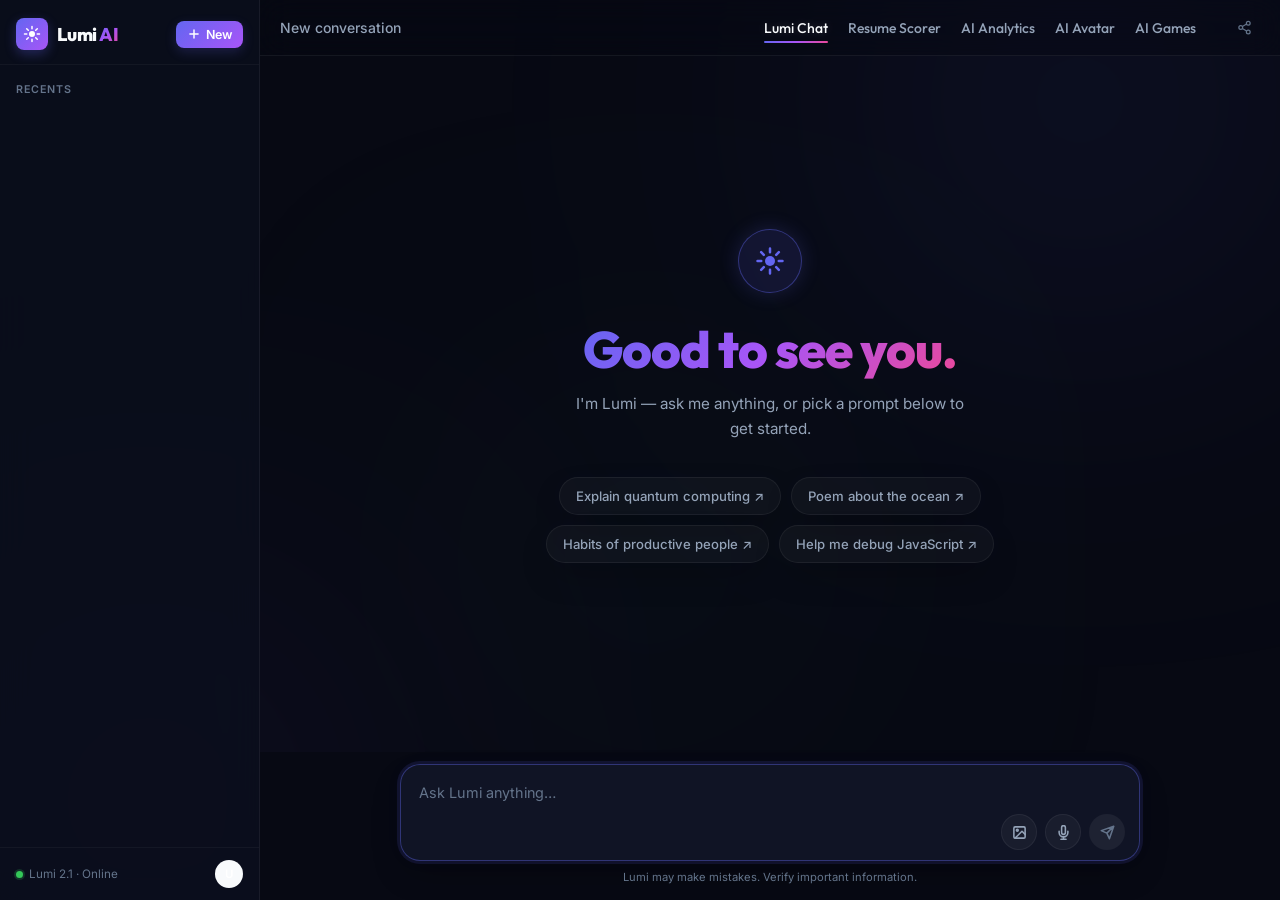
<file: index.html>
<!DOCTYPE html>
<html lang="en">

<head>
    <meta charset="UTF-8" />
    <meta name="viewport" content="width=device-width, initial-scale=1.0" />
    <link rel="icon" href="/Pages/Screenshot_14-5-2026_141146_www.design.com-removebg-preview.png" type="image/x-icon">
    <title>Lumi — AI Assistant</title>
    <link rel="stylesheet" href="./Pages/CSS/index.css?v=5" />
    <link rel="preconnect" href="https://fonts.googleapis.com" />
    <link rel="preconnect" href="https://fonts.gstatic.com" crossorigin />
    <link
        href="https://fonts.googleapis.com/css2?family=Outfit:wght@400;500;600;700;800&family=Inter:wght@300;400;500;600;700&display=swap"
        rel="stylesheet">
</head>

<body>

    <!-- Premium Glowing Background Orbs -->
    <div class="bg-orbs">
        <div class="orb orb-1"></div>
        <div class="orb orb-2"></div>
        <div class="orb orb-3"></div>
    </div>

    <!-- Sidebar -->
    <aside class="sidebar" id="sidebar">
        <div class="sidebar-top">
            <div class="logo">
                <div class="logo-mark">
                    <svg width="18" height="18" viewBox="0 0 24 24" fill="none">
                        <circle cx="12" cy="12" r="4" fill="currentColor" />
                        <path
                            d="M12 2v3M12 19v3M2 12h3M19 12h3M4.93 4.93l2.12 2.12M16.95 16.95l2.12 2.12M4.93 19.07l2.12-2.12M16.95 7.05l2.12-2.12"
                            stroke="currentColor" stroke-width="2" stroke-linecap="round" />
                    </svg>
                </div>
                <span class="logo-text">Lumi <span class="accent-text">AI</span></span>
            </div>
            <button class="new-chat-btn" id="newChatBtn" title="New chat">
                <svg width="14" height="14" viewBox="0 0 24 24" fill="none">
                    <path d="M12 5v14M5 12h14" stroke="currentColor" stroke-width="2.5" stroke-linecap="round" />
                </svg>
                New
            </button>
        </div>

        <div class="history-label">Recents</div>
        <nav class="history-list" id="historyList">
            <div class="history-item active">
                <svg width="13" height="13" viewBox="0 0 24 24" fill="none">
                    <path d="M21 15a2 2 0 01-2 2H7l-4 4V5a2 2 0 012-2h14a2 2 0 012 2z" stroke="currentColor"
                        stroke-width="2" stroke-linecap="round" stroke-linejoin="round" />
                </svg>
                <span>New conversation</span>
                <button class="del-chat-btn" id="defaultDelBtn" title="Delete chat">
                    <svg width="12" height="12" viewBox="0 0 24 24" fill="none" stroke="currentColor" stroke-width="2.5">
                        <path d="M3 6h18M19 6v14a2 2 0 01-2 2H7a2 2 0 01-2-2V6m3 0V4a2 2 0 012-2h4a2 2 0 012 2v2M10 11v6M14 11v6"/>
                    </svg>
                </button>
            </div>
        </nav>

        <div class="sidebar-footer">
            <div class="status-row">
                <span class="status-dot"></span>
                <span class="status-text">Lumi 2.1 · Online</span>
            </div>
            <div class="user-chip">U</div>
        </div>
    </aside>

    <div class="overlay" id="overlay"></div>

    <!-- Main -->
    <main class="main">

        <header class="topbar">
            <button class="burger" id="burger" aria-label="Toggle menu">
                <svg width="18" height="18" viewBox="0 0 24 24" fill="none">
                    <path d="M3 6h18M3 12h18M3 18h18" stroke="currentColor" stroke-width="2" stroke-linecap="round" />
                </svg>
            </button>
            <span class="topbar-title" id="topbarTitle">New conversation</span>
            <button class="burger-menu" id="burgerMenu" aria-label="Toggle navigation">
                <svg width="24" height="24" viewBox="0 0 24 24" fill="none" stroke="currentColor" stroke-width="2" stroke-linecap="round">
                    <circle cx="12" cy="5" r="2"></circle>
                    <circle cx="12" cy="12" r="2"></circle>
                    <circle cx="12" cy="19" r="2"></circle>
                </svg>
            </button>
            <div class="nav-links" id="navLinks">
                <a href="./index.html" class="nav-link active">Lumi Chat</a>
                <a href="./resume.html" class="nav-link">Resume Scorer</a>
                <a href="./analytics.html" class="nav-link">AI Analytics</a>
                <a href="./avatar.html" class="nav-link">AI Avatar</a>
                <a href="./games.html" class="nav-link">AI Games</a>
            </div>
            <button class="icon-action" title="Share">
                <svg width="15" height="15" viewBox="0 0 24 24" fill="none">
                    <circle cx="18" cy="5" r="3" stroke="currentColor" stroke-width="2" />
                    <circle cx="6" cy="12" r="3" stroke="currentColor" stroke-width="2" />
                    <circle cx="18" cy="19" r="3" stroke="currentColor" stroke-width="2" />
                    <path d="M8.59 13.51l6.83 3.98M15.41 6.51l-6.82 3.98" stroke="currentColor" stroke-width="2" />
                </svg>
            </button>
        </header>

        <div class="feed" id="feed">
            <!-- Welcome screen -->
            <div class="welcome" id="welcome">
                <div class="welcome-icon">
                    <svg width="30" height="30" viewBox="0 0 24 24" fill="none">
                        <circle cx="12" cy="12" r="4" fill="currentColor" />
                        <path
                            d="M12 2v3M12 19v3M2 12h3M19 12h3M4.93 4.93l2.12 2.12M16.95 16.95l2.12 2.12M4.93 19.07l2.12-2.12M16.95 7.05l2.12-2.12"
                            stroke="currentColor" stroke-width="2" stroke-linecap="round" />
                    </svg>
                </div>
                <h1 class="welcome-heading">Good to see you.</h1>
                <p class="welcome-sub">I'm Lumi — ask me anything, or pick a prompt below to get started.</p>
                <div class="chips">
                    <button class="chip" data-text="Explain quantum computing in simple terms">Explain quantum computing
                        ↗</button>
                    <button class="chip" data-text="Write a short poem about the ocean at night">Poem about the ocean
                        ↗</button>
                    <button class="chip" data-text="What are habits of highly productive people?">Habits of productive
                        people ↗</button>
                    <button class="chip" data-text="Help me debug my JavaScript code">Help me debug JavaScript
                        ↗</button>
                </div>
            </div>

            <!-- Live messages -->
            <div class="messages" id="messages"></div>
        </div>

        <!-- Input -->
        <div class="input-zone">
            <div class="input-card" id="inputCard">
                <textarea id="userInput" class="input-field" placeholder="Ask Lumi anything…" rows="1"
                    maxlength="4000"></textarea>
                <div class="input-footer">
                    <div id="charHint" class="char-hint"></div>
                    <input type="file" id="fileInput" accept="image/*" style="display:none">
                    <button class="img-btn" id="imgBtn" aria-label="Upload image">
                        <svg width="15" height="15" viewBox="0 0 24 24" fill="none" stroke="currentColor"
                            stroke-width="2.5" stroke-linecap="round" stroke-linejoin="round">
                            <rect x="3" y="3" width="18" height="18" rx="2" ry="2"></rect>
                            <circle cx="8.5" cy="8.5" r="1.5"></circle>
                            <polyline points="21 15 16 10 5 21"></polyline>
                        </svg>
                    </button>
                    <button class="mic-btn" id="micBtn" aria-label="Voice input">
                        <svg width="15" height="15" viewBox="0 0 24 24" fill="none" stroke="currentColor"
                            stroke-width="2.5" stroke-linecap="round" stroke-linejoin="round">
                            <path d="M12 1a3 3 0 0 0-3 3v8a3 3 0 0 0 6 0V4a3 3 0 0 0-3-3z"></path>
                            <path d="M19 10v2a7 7 0 0 1-14 0v-2"></path>
                            <line x1="12" y1="19" x2="12" y2="23"></line>
                            <line x1="8" y1="23" x2="16" y2="23"></line>
                        </svg>
                    </button>
                    <button class="send-btn" id="sendBtn" disabled aria-label="Send">
                        <svg width="15" height="15" viewBox="0 0 24 24" fill="none">
                            <path d="M22 2L11 13M22 2L15 22l-4-9-9-4 20-7z" stroke="currentColor" stroke-width="2.5"
                                stroke-linecap="round" stroke-linejoin="round" />
                        </svg>
                    </button>
                </div>
            </div>
            <p class="disclaimer">Lumi may make mistakes. Verify important information.</p>
        </div>

    </main>

    <!-- Premium Delete Confirmation Modal -->
    <div class="modal-backdrop" id="deleteModal">
        <div class="glass-card modal-card">
            <div class="modal-header">
                <div class="modal-icon">
                    <svg width="20" height="20" viewBox="0 0 24 24" fill="none" stroke="currentColor" stroke-width="2.5">
                        <path d="M3 6h18M19 6v14a2 2 0 01-2 2H7a2 2 0 01-2-2V6m3 0V4a2 2 0 012-2h4a2 2 0 012 2v2M10 11v6M14 11v6"/>
                    </svg>
                </div>
                <h3>Delete Conversation?</h3>
            </div>
            <p class="modal-desc">This action cannot be undone. All messages in this conversation will be permanently removed.</p>
            <div class="modal-actions">
                <button class="modal-btn-cancel" id="cancelDeleteBtn">Cancel</button>
                <button class="modal-btn-confirm" id="confirmDeleteBtn">Delete</button>
            </div>
        </div>
    </div>

    <script src="./Pages/Script/index.js?v=12"></script>
</body>

</html>
</file>
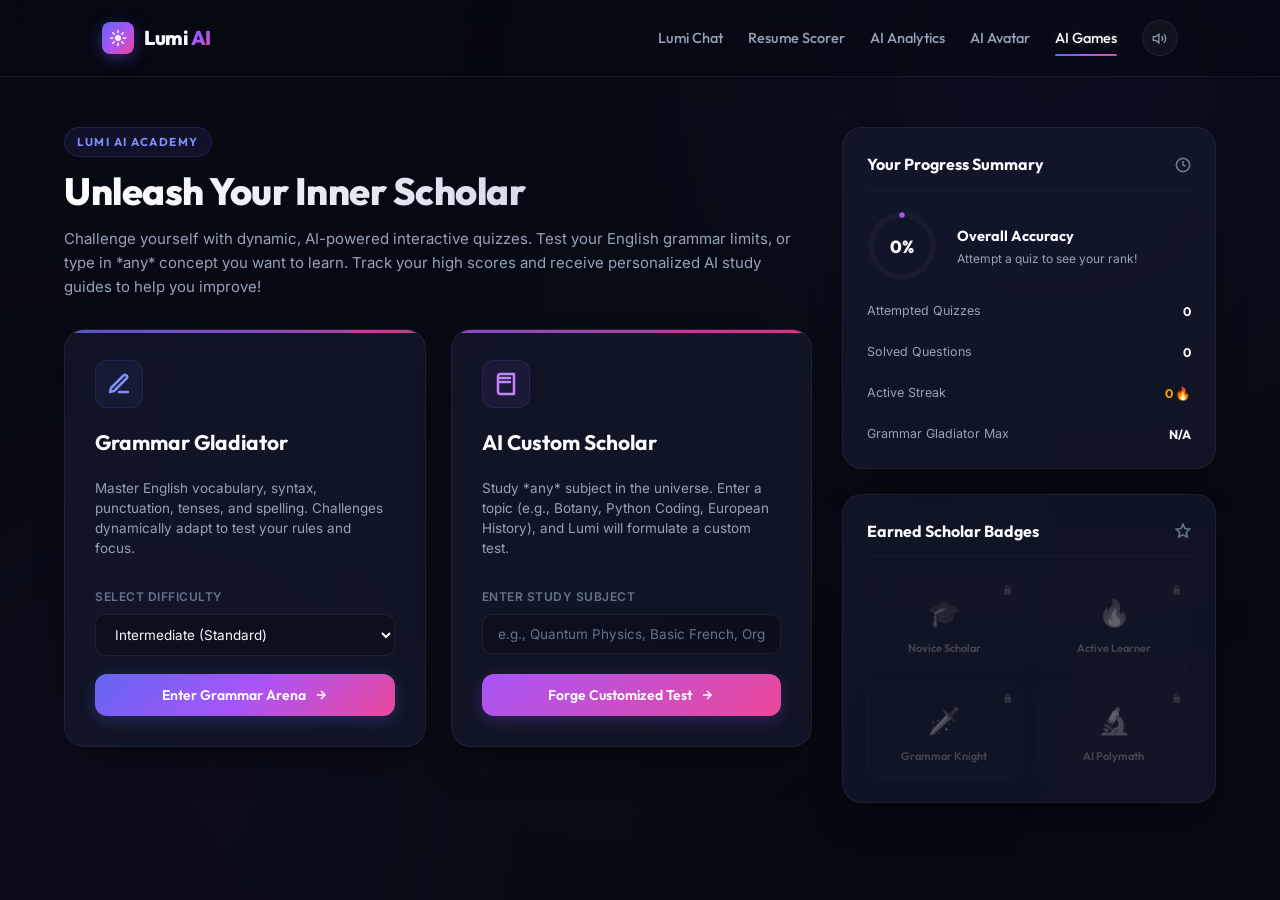
<file: games.html>
<!DOCTYPE html>
<html lang="en">

<head>
    <meta charset="UTF-8" />
    <meta name="viewport" content="width=device-width, initial-scale=1.0" />
    <link rel="icon" href="/Pages/Screenshot_14-5-2026_141146_www.design.com-removebg-preview.png" type="image/x-icon">
    <title>Lumi — AI Scholar</title>
    <link rel="stylesheet" href="./Pages/CSS/games.css" />
    <link rel="preconnect" href="https://fonts.googleapis.com" />
    <link rel="preconnect" href="https://fonts.gstatic.com" crossorigin />
    <link href="https://fonts.googleapis.com/css2?family=Outfit:wght@400;500;600;700;800&family=Inter:wght@300;400;500;600;700&display=swap" rel="stylesheet">


</head>

<body>

    <!-- Premium Glowing Background Orbs -->
    <div class="bg-orbs">
        <div class="orb orb-1"></div>
        <div class="orb orb-2"></div>
        <div class="orb orb-3"></div>
    </div>

    <!-- Top Navigation Bar -->
        <header class="topbar">
            <div class="logo">
                <div class="logo-mark">
                    <svg width="18" height="18" viewBox="0 0 24 24" fill="none">
                        <circle cx="12" cy="12" r="4" fill="currentColor" />
                        <path d="M12 2v3M12 19v3M2 12h3M19 12h3M4.93 4.93l2.12 2.12M16.95 16.95l2.12 2.12M4.93 19.07l2.12-2.12M16.95 7.05l2.12-2.12" stroke="currentColor" stroke-width="2" stroke-linecap="round" />
                    </svg>
                </div>
                <span class="logo-text">Lumi <span class="accent-text">AI</span></span>
            </div>
        <button class="burger-menu" id="burgerMenu" aria-label="Toggle menu">
            <svg width="24" height="24" viewBox="0 0 24 24" fill="none" stroke="currentColor" stroke-width="2" stroke-linecap="round">
                <line x1="3" y1="12" x2="21" y2="12"></line>
                <line x1="3" y1="6" x2="21" y2="6"></line>
                <line x1="3" y1="18" x2="21" y2="18"></line>
            </svg>
        </button>
        <div class="nav-links" id="navLinks">
            <a href="./index.html" class="nav-link">Lumi Chat</a>
            <a href="./resume.html" class="nav-link">Resume Scorer</a>
            <a href="./analytics.html" class="nav-link">AI Analytics</a>
            <a href="./avatar.html" class="nav-link">AI Avatar</a>
            <a href="./games.html" class="nav-link active">AI Games</a>
            <div class="user-chip" id="soundToggleBtn" title="Toggle Sound SFX" style="cursor: pointer;">
                    <svg width="15" height="15" viewBox="0 0 24 24" fill="none" stroke="currentColor" stroke-width="2" id="soundIcon">
                        <polygon points="11 5 6 9 2 9 2 15 6 15 11 19 11 5"></polygon>
                        <path d="M19.07 4.93a10 10 0 0 1 0 14.14M15.54 8.46a5 5 0 0 1 0 7.07"></path>
                    </svg>
                </div>
            </div>
        </header>

    <!-- Main Container -->
    <main class="main-container">

        <!-- Main Content Grid -->
        <div class="content-grid">
            
            <!-- Left Side: Dashboard / Active Arena -->
            <div class="arena-section">
                
                <!-- Game Selection / Landing Dashboard -->
                <div class="dashboard-panel" id="dashboardPanel">
                    <div class="welcome-header">
                        <span class="badge">Lumi AI Academy</span>
                        <h1>Unleash Your Inner Scholar</h1>
                        <p>Challenge yourself with dynamic, AI-powered interactive quizzes. Test your English grammar limits, or type in *any* concept you want to learn. Track your high scores and receive personalized AI study guides to help you improve!</p>
                    </div>

                    <div class="mode-cards">
                        <!-- Mode 1: Grammar Gladiator -->
                        <div class="glass-card mode-card" id="grammarModeCard">
                            <div class="mode-icon text-indigo">
                                <svg width="24" height="24" viewBox="0 0 24 24" fill="none" stroke="currentColor" stroke-width="2.5" stroke-linecap="round" stroke-linejoin="round">
                                    <path d="M12 20h9M16.5 3.5a2.12 2.12 0 0 1 3 3L7 19l-4 1 1-4Z"></path>
                                </svg>
                            </div>
                            <h3>Grammar Gladiator</h3>
                            <p>Master English vocabulary, syntax, punctuation, tenses, and spelling. Challenges dynamically adapt to test your rules and focus.</p>
                            
                            <div class="mode-settings">
                                <label for="grammarDifficulty">Select Difficulty</label>
                                <select id="grammarDifficulty" class="select-dropdown">
                                    <option value="Novice">Novice (Beginner)</option>
                                    <option value="Intermediate" selected>Intermediate (Standard)</option>
                                    <option value="Scholar">Scholar (Advanced)</option>
                                </select>
                            </div>
                            
                            <button class="primary-btn mt-auto" id="startGrammarBtn">
                                <span>Enter Grammar Arena</span>
                                <svg width="14" height="14" viewBox="0 0 24 24" fill="none" stroke="currentColor" stroke-width="2.5"><line x1="5" y1="12" x2="19" y2="12"></line><polyline points="12 5 19 12 12 19"></polyline></svg>
                            </button>
                        </div>

                        <!-- Mode 2: Custom AI Scholar -->
                        <div class="glass-card mode-card" id="customModeCard">
                            <div class="mode-icon text-purple">
                                <svg width="24" height="24" viewBox="0 0 24 24" fill="none" stroke="currentColor" stroke-width="2.5" stroke-linecap="round" stroke-linejoin="round">
                                    <path d="M4 19.5v-15A2.5 2.5 0 0 1 6.5 2H20v20H6.5a2.5 2.5 0 0 1-2.5-2.5Z"></path>
                                    <path d="M6 6h10M6 10h10"></path>
                                </svg>
                            </div>
                            <h3>AI Custom Scholar</h3>
                            <p>Study *any* subject in the universe. Enter a topic (e.g., Botany, Python Coding, European History), and Lumi will formulate a custom test.</p>
                            
                            <div class="mode-settings">
                                <label for="customTopicInput">Enter Study Subject</label>
                                <input type="text" id="customTopicInput" class="text-input" placeholder="e.g., Quantum Physics, Basic French, Organic Chemistry..." maxlength="60" />
                            </div>
                            
                            <button class="purple-btn mt-auto" id="startCustomBtn">
                                <span>Forge Customized Test</span>
                                <svg width="14" height="14" viewBox="0 0 24 24" fill="none" stroke="currentColor" stroke-width="2.5"><line x1="5" y1="12" x2="19" y2="12"></line><polyline points="12 5 19 12 12 19"></polyline></svg>
                            </button>
                        </div>
                    </div>
                </div>

                <!-- Active Quiz Arena -->
                <div class="glass-card arena-panel hidden" id="arenaPanel">
                    <div class="arena-header">
                        <button class="back-btn" id="quitArenaBtn" title="Quit Quiz">
                            <svg width="14" height="14" viewBox="0 0 24 24" fill="none" stroke="currentColor" stroke-width="2.5"><line x1="19" y1="12" x2="5" y2="12"></line><polyline points="12 19 5 12 12 5"></polyline></svg>
                            <span>Quit</span>
                        </button>
                        <div class="arena-title-wrapper">
                            <span class="badge" id="arenaCategoryBadge">Grammar Gladiator</span>
                            <span class="arena-timer" id="arenaTimer">30s</span>
                        </div>
                    </div>

                    <!-- Progress Bar -->
                    <div class="progress-bar-wrapper">
                        <div class="progress-info">
                            <span id="questionProgressText">Question 1 of 5</span>
                            <span id="currentAccuracyText">Score: 0/0</span>
                        </div>
                        <div class="progress-track">
                            <div class="progress-fill" id="progressFill" style="width: 20%;"></div>
                        </div>
                    </div>

                    <!-- Question Container -->
                    <div class="question-container">
                        <h2 class="question-text" id="questionText">Loading educational challenges...</h2>
                        <div class="choices-grid" id="choicesGrid">
                            <!-- Dynamically loaded choices -->
                        </div>
                    </div>

                    <!-- Explanation Alert Panel -->
                    <div class="explanation-panel hidden" id="explanationPanel">
                        <div class="explanation-header">
                            <div class="explanation-status-icon" id="explanationStatusIcon">
                                <svg width="14" height="14" viewBox="0 0 24 24" fill="none" stroke="currentColor" stroke-width="3" stroke-linecap="round"><polyline points="20 6 9 17 4 12"></polyline></svg>
                            </div>
                            <h4 id="explanationStatusTitle">Correct!</h4>
                        </div>
                        <p class="explanation-body" id="explanationBody">Explanation loads here...</p>
                    </div>

                    <!-- Arena Footer / Navigation -->
                    <div class="arena-footer">
                        <div class="topic-tag">
                            Topic: <span id="questionTopicText">Syntax</span>
                        </div>
                        <button class="next-btn hidden" id="nextQuestionBtn">
                            <span>Next Question</span>
                            <svg width="14" height="14" viewBox="0 0 24 24" fill="none" stroke="currentColor" stroke-width="2.5"><line x1="5" y1="12" x2="19" y2="12"></line><polyline points="12 5 19 12 12 19"></polyline></svg>
                        </button>
                    </div>
                </div>

                <!-- Final Score Report Panel -->
                <div class="glass-card score-panel hidden" id="scorePanel">
                    <div class="score-header">
                        <span class="badge">Assessment Complete</span>
                        <h1>Your Score Report</h1>
                    </div>

                    <div class="score-summary-grid">
                        <div class="percentage-circle-wrapper">
                            <svg viewBox="0 0 36 36" class="circular-chart">
                                <path class="circle-bg" d="M18 2.0845 a 15.9155 15.9155 0 0 1 0 31.831 a 15.9155 15.9155 0 0 1 0 -31.831" />
                                <path class="circle" id="scoreChartCircle" stroke-dasharray="80, 100" d="M18 2.0845 a 15.9155 15.9155 0 0 1 0 31.831 a 15.9155 15.9155 0 0 1 0 -31.831" />
                                <text x="18" y="20.35" class="percentage" id="scoreChartPercentageText">80%</text>
                            </svg>
                        </div>
                        <div class="score-metrics">
                            <h2 id="scoreRatingText">Good Effort!</h2>
                            <p class="score-desc" id="scoreRatingDescText">You got 4 out of 5 questions correct. Review your details below to lock in the concepts!</p>
                            <div class="stat-boxes">
                                <div class="stat-box">
                                    <span class="stat-label">Correct</span>
                                    <span class="stat-value text-green" id="scoreCorrectValue">4</span>
                                </div>
                                <div class="stat-box">
                                    <span class="stat-label">Incorrect</span>
                                    <span class="stat-value text-red" id="scoreIncorrectValue">1</span>
                                </div>
                                <div class="stat-box">
                                    <span class="stat-label">Time Spent</span>
                                    <span class="stat-value" id="scoreTimeValue">45s</span>
                                </div>
                            </div>
                        </div>
                    </div>

                    <!-- Play Review & Mistakes List -->
                    <div class="mistake-review-section">
                        <h3>Mistake Analysis</h3>
                        <div class="mistake-list" id="mistakeListContainer">
                            <!-- Mistake items loaded here -->
                        </div>
                    </div>

                    <!-- Improvement Buttons -->
                    <div class="score-actions">
                        <button class="secondary-btn" id="scoreCloseBtn">Return to Academy</button>
                        <button class="primary-btn" id="generateStudyGuideBtn">
                            <svg width="15" height="15" viewBox="0 0 24 24" fill="none" stroke="currentColor" stroke-width="2.5"><path d="M12 2L2 7l10 5 10-5-10-5zM2 17l10 5 10-5M2 12l10 5 10-5"/></svg>
                            <span>Generate AI Study Guide</span>
                        </button>
                    </div>
                </div>

                <!-- Custom Study Guide Viewer Panel -->
                <div class="glass-card guide-panel hidden" id="guidePanel">
                    <div class="guide-header">
                        <div class="guide-title-wrapper">
                            <span class="badge">Lumi AI Personalized Study Guide</span>
                            <h1 id="guideTopicTitle">Personalized Grammar Roadmap</h1>
                        </div>
                        <button class="back-btn" id="closeGuideBtn">
                            <svg width="14" height="14" viewBox="0 0 24 24" fill="none" stroke="currentColor" stroke-width="2.5"><line x1="19" y1="12" x2="5" y2="12"></line><polyline points="12 19 5 12 12 5"></polyline></svg>
                            <span>Back to Scores</span>
                        </button>
                    </div>

                    <div class="guide-content">
                        <!-- AI Strategic Report Block -->
                        <div class="guide-summary-card">
                            <h3>Diagnostic Summary</h3>
                            <p id="guideSummaryText">Loading strategic evaluation...</p>
                        </div>

                        <!-- Core Conceptual Strength & Weakness Lists -->
                        <div class="grid-columns">
                            <div class="eval-box strength-box">
                                <h4>Demonstrated Strengths</h4>
                                <ul id="guideStrengthsList">
                                    <!-- Strengths loaded here -->
                                </ul>
                            </div>
                            <div class="eval-box weakness-box">
                                <h4>Areas of Growth</h4>
                                <ul id="guideWeaknessesList">
                                    <!-- Weaknesses loaded here -->
                                </ul>
                            </div>
                        </div>

                        <!-- Study Rules Section -->
                        <div class="rules-section">
                            <h3>Key Grammar Rules & Guides</h3>
                            <div class="rules-container" id="guideRulesContainer">
                                <!-- Rules items loaded here -->
                            </div>
                        </div>

                        <!-- Action Recommendations Section -->
                        <div class="recommendations-section">
                            <h3>Action Items to Improve</h3>
                            <ol id="guideRecommendationsList">
                                <!-- Action items loaded here -->
                            </ol>
                        </div>
                    </div>
                </div>

            </div>

            <!-- Right Side: Performance Center & Leaderboard -->
            <div class="performance-section">
                <!-- Academic Stats Widget -->
                <div class="glass-card widget-card">
                    <div class="widget-header">
                        <h3>Your Progress Summary</h3>
                        <svg width="16" height="16" viewBox="0 0 24 24" fill="none" stroke="currentColor" stroke-width="2.5"><circle cx="12" cy="12" r="10"></circle><polyline points="12 6 12 12 16 14"></polyline></svg>
                    </div>
                    
                    <div class="overall-progress-row">
                        <div class="radial-ring-progress">
                            <svg viewBox="0 0 36 36" class="small-circular-chart">
                                <path class="circle-bg" d="M18 2.0845 a 15.9155 15.9155 0 0 1 0 31.831 a 15.9155 15.9155 0 0 1 0 -31.831" />
                                <path class="circle" id="globalAccuracyCircle" stroke-dasharray="0, 100" d="M18 2.0845 a 15.9155 15.9155 0 0 1 0 31.831 a 15.9155 15.9155 0 0 1 0 -31.831" />
                                <text x="18" y="21.5" class="small-percentage" id="globalAccuracyText">0%</text>
                            </svg>
                        </div>
                        <div class="overall-progress-meta">
                            <h4>Overall Accuracy</h4>
                            <p id="globalGradeText">Start playing to compute your grade!</p>
                        </div>
                    </div>

                    <div class="stat-rows">
                        <div class="stat-row">
                            <span class="label">Attempted Quizzes</span>
                            <span class="value" id="statsTotalQuizzes">0</span>
                        </div>
                        <div class="stat-row">
                            <span class="label">Solved Questions</span>
                            <span class="value" id="statsTotalQuestions">0</span>
                        </div>
                        <div class="stat-row">
                            <span class="label">Active Streak</span>
                            <span class="value text-orange" id="statsStreak">0 🔥</span>
                        </div>
                        <div class="stat-row">
                            <span class="label">Grammar Gladiator Max</span>
                            <span class="value" id="statsGrammarMax">N/A</span>
                        </div>
                    </div>
                </div>

                <!-- Academic Badges Widget -->
                <div class="glass-card widget-card">
                    <div class="widget-header">
                        <h3>Earned Scholar Badges</h3>
                        <svg width="16" height="16" viewBox="0 0 24 24" fill="none" stroke="currentColor" stroke-width="2.5"><path d="M12 2l3.09 6.26L22 9.27l-5 4.87 1.18 6.88L12 17.77l-6.18 3.25L7 14.14 2 9.27l6.91-1.01L12 2z"/></svg>
                    </div>
                    <div class="badges-grid" id="badgesGrid">
                        <!-- Badges list -->
                        <div class="badge-item locked" id="badgeNovice" title="Score 80%+ on any quiz">
                            <div class="badge-icon">🎓</div>
                            <span>Novice Scholar</span>
                        </div>
                        <div class="badge-item locked" id="badgeStreak" title="Maintain a 3-quiz streak above 80%">
                            <div class="badge-icon">🔥</div>
                            <span>Active Learner</span>
                        </div>
                        <div class="badge-item locked" id="badgeGrammar" title="Get a perfect score (5/5) in Grammar Gladiator">
                            <div class="badge-icon">🗡️</div>
                            <span>Grammar Knight</span>
                        </div>
                        <div class="badge-item locked" id="badgePolymath" title="Solve quizzes in 3 custom AI topics">
                            <div class="badge-icon">🔬</div>
                            <span>AI Polymath</span>
                        </div>
                    </div>
                </div>

                <!-- Dynamic Loader Overlay -->
                <div class="loader-overlay hidden" id="arenaLoader">
                    <div class="glass-card loader-card">
                        <div class="spinner"></div>
                        <h3 id="loaderTitle">Forging Dynamic AI Quiz...</h3>
                        <p id="loaderMessage">Lumi is creating custom educational materials for you. Please stand by.</p>
                    </div>
                </div>

            </div>

        </div>

    </main>

    <script src="./Pages/Script/games.js?v=3"></script>
</body>

</html>
</file>
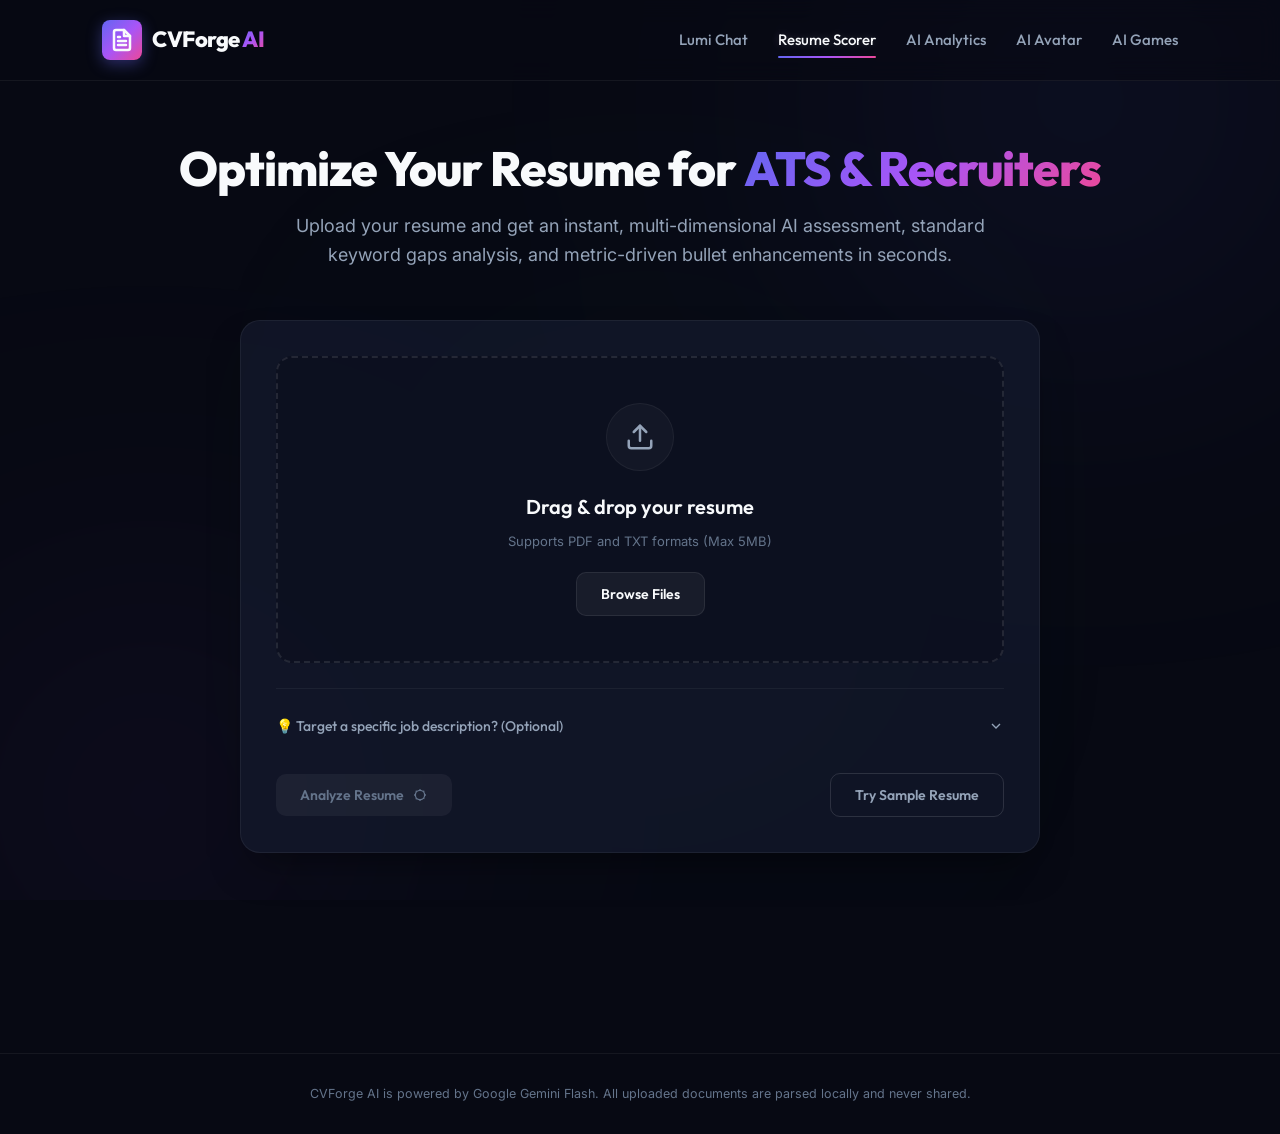
<file: resume.html>
<!DOCTYPE html>
<html lang="en">

<head>
    <meta charset="UTF-8">
    <meta name="viewport" content="width=device-width, initial-scale=1.0">
    <link rel="icon" href="/Pages/Screenshot_14-5-2026_141146_www.design.com-removebg-preview.png" type="image/x-icon">
    <title>Lumi Resume Scorer </title>
    <link rel="stylesheet" href="./Pages/CSS/resume.css">
    <link rel="preconnect" href="https://fonts.googleapis.com">
    <link rel="preconnect" href="https://fonts.gstatic.com" crossorigin>
    <link
        href="https://fonts.googleapis.com/css2?family=Outfit:wght@400;500;600;700;800&family=Inter:wght@300;400;500;600;700&display=swap"
        rel="stylesheet">
</head>

<body>
    <!-- Premium Glowing Background Orbs -->
    <div class="bg-orbs">
        <div class="orb orb-1"></div>
        <div class="orb orb-2"></div>
        <div class="orb orb-3"></div>
    </div>

    <!-- Header Navigation -->
    <header class="navbar">
        <div class="logo">
            <div class="logo-mark">
                <svg width="24" height="24" viewBox="0 0 24 24" fill="none" stroke="currentColor" stroke-width="2.5"
                    stroke-linecap="round" stroke-linejoin="round">
                    <path d="M14 2H6a2 2 0 0 0-2 2v16a2 2 0 0 0 2 2h12a2 2 0 0 0 2-2V8z"></path>
                    <polyline points="14 2 14 8 20 8"></polyline>
                    <line x1="16" y1="13" x2="8" y2="13"></line>
                    <line x1="16" y1="17" x2="8" y2="17"></line>
                    <polyline points="10 9 9 9 8 9"></polyline>
                </svg>
            </div>
            <span class="logo-text">CVForge <span class="accent-text">AI</span></span>
        </div>
        <button class="burger-menu" id="burgerMenu" aria-label="Toggle menu">
            <svg width="24" height="24" viewBox="0 0 24 24" fill="none" stroke="currentColor" stroke-width="2" stroke-linecap="round">
                <line x1="3" y1="12" x2="21" y2="12"></line>
                <line x1="3" y1="6" x2="21" y2="6"></line>
                <line x1="3" y1="18" x2="21" y2="18"></line>
            </svg>
        </button>
        <div class="nav-links" id="navLinks">
            <a href="./index.html" class="nav-link">Lumi Chat</a>
            <a href="./resume.html" class="nav-link active">Resume Scorer</a>
            <a href="./analytics.html" class="nav-link">AI Analytics</a>
            <a href="./avatar.html" class="nav-link">AI Avatar</a>
            <a href="./games.html" class="nav-link">AI Games</a>
        </div>
    </header>

    <main class="container">
        <!-- Hero Section -->
        <section class="hero-section" id="heroSection">
            <h1 class="hero-title">Optimize Your Resume for <span class="gradient-text">ATS & Recruiters</span></h1>
            <p class="hero-sub">Upload your resume and get an instant, multi-dimensional AI assessment, standard keyword
                gaps analysis, and metric-driven bullet enhancements in seconds.</p>
        </section>

        <!-- Upload & Input Zone -->
        <section class="upload-section" id="uploadSection">
            <div class="glass-card upload-card">
                <!-- Drop Zone -->
                <div class="drop-zone" id="dropZone">
                    <input type="file" id="fileInput" accept=".pdf,.txt" style="display: none;">
                    <div class="drop-zone-content">
                        <div class="upload-icon-wrapper">
                            <svg class="upload-icon" viewBox="0 0 24 24" fill="none" stroke="currentColor"
                                stroke-width="2" stroke-linecap="round" stroke-linejoin="round">
                                <path d="M21 15v4a2 2 0 0 1-2 2H5a2 2 0 0 1-2-2v-4"></path>
                                <polyline points="17 8 12 3 7 8"></polyline>
                                <line x1="12" y1="3" x2="12" y2="15"></line>
                            </svg>
                        </div>
                        <h3>Drag & drop your resume</h3>
                        <p class="file-types">Supports PDF and TXT formats (Max 5MB)</p>
                        <button class="btn btn-secondary select-btn" id="selectFileBtn">Browse Files</button>
                    </div>
                </div>

                <!-- Job Description Toggle -->
                <div class="jd-section">
                    <button class="jd-toggle-btn" id="jdToggleBtn">
                        <span>💡 Target a specific job description? (Optional)</span>
                        <svg class="chevron-icon" width="16" height="16" viewBox="0 0 24 24" fill="none"
                            stroke="currentColor" stroke-width="2">
                            <polyline points="6 9 12 15 18 9"></polyline>
                        </svg>
                    </button>
                    <div class="jd-container hidden" id="jdContainer">
                        <textarea class="jd-textarea" id="jobDescriptionInput"
                            placeholder="Paste the job description here to analyze how well your skills align, identify keyword gaps, and get tailored advice..."></textarea>
                    </div>
                </div>

                <!-- Action Bar & Status -->
                <div class="upload-action-bar">
                    <button class="btn btn-primary analyze-btn disabled" id="analyzeBtn" disabled>
                        <span>Analyze Resume</span>
                        <svg class="sparkles-icon" width="16" height="16" viewBox="0 0 24 24" fill="none"
                            stroke="currentColor" stroke-width="2">
                            <path
                                d="M12 3v1m0 16v1m9-9h-1M4 12H3m15.364-6.364l-.707.707M6.343 17.657l-.707.707m0-12.728l.707.707m11.314 11.314l.707-.707M12 5a7 7 0 1 0 0 14 7 7 0 0 0 0-14z">
                            </path>
                        </svg>
                    </button>
                    <button class="btn btn-outline sample-btn" id="sampleBtn">Try Sample Resume</button>
                </div>

                <!-- Analysis Progress State -->
                <div class="analysis-status hidden" id="analysisStatus">
                    <div class="loader-spinner"></div>
                    <div class="status-texts">
                        <h4 id="statusTitle">Extracting resume text...</h4>
                        <p id="statusDesc">Reading file elements and formatting layout.</p>
                    </div>
                    <div class="progress-bar-container">
                        <div class="progress-bar-fill" id="progressBarFill" style="width: 15%;"></div>
                    </div>
                </div>
            </div>
        </section>

        <!-- Dashboard / Results Section (Initially Hidden) -->
        <section class="results-section hidden" id="resultsSection">
            <div class="dashboard-grid">

                <!-- Sidebar: Scores Panel -->
                <div class="glass-card scores-panel">
                    <div class="main-score-container">
                        <h3>ATS Match Score</h3>
                        <div class="gauge-wrapper">
                            <svg class="gauge-svg" viewBox="0 0 100 100">
                                <circle class="gauge-track" cx="50" cy="50" r="40" />
                                <circle class="gauge-fill" id="gaugeScoreFill" cx="50" cy="50" r="40"
                                    stroke-dasharray="251.2" stroke-dashoffset="251.2" />
                            </svg>
                            <div class="gauge-text">
                                <span class="gauge-number" id="overallScoreNum">0</span>
                                <span class="gauge-label">/100</span>
                            </div>
                        </div>
                        <div class="score-badge" id="scoreRatingBadge">Calculating...</div>
                    </div>

                    <!-- Linear Sub-Scores -->
                    <div class="sub-scores-container">
                        <div class="sub-score-item">
                            <div class="sub-score-info">
                                <span>Formatting & Structure</span>
                                <strong id="formatScoreText">0/100</strong>
                            </div>
                            <div class="sub-bar">
                                <div class="sub-bar-fill" id="formatScoreFill" style="width: 0%;"></div>
                            </div>
                        </div>
                        <div class="sub-score-item">
                            <div class="sub-score-info">
                                <span>ATS Keyword Optimization</span>
                                <strong id="keywordScoreText">0/100</strong>
                            </div>
                            <div class="sub-bar">
                                <div class="sub-bar-fill" id="keywordScoreFill" style="width: 0%;"></div>
                            </div>
                        </div>
                        <div class="sub-score-item">
                            <div class="sub-score-info">
                                <span>Skills & Experience Match</span>
                                <strong id="skillsScoreText">0/100</strong>
                            </div>
                            <div class="sub-bar">
                                <div class="sub-bar-fill" id="skillsScoreFill" style="width: 0%;"></div>
                            </div>
                        </div>
                        <div class="sub-score-item">
                            <div class="sub-score-info">
                                <span>Impact & Metrics Focus</span>
                                <strong id="impactScoreText">0/100</strong>
                            </div>
                            <div class="sub-bar">
                                <div class="sub-bar-fill" id="impactScoreFill" style="width: 0%;"></div>
                            </div>
                        </div>
                    </div>

                    <!-- Job Alignment Score (Only if JD provided) -->
                    <div class="glass-card jd-score-card hidden" id="jdScoreCard">
                        <div class="jd-score-header">
                            <svg class="jd-icon" width="20" height="20" viewBox="0 0 24 24" fill="none"
                                stroke="currentColor" stroke-width="2">
                                <path d="M22 19a2 2 0 0 1-2 2H4a2 2 0 0 1-2-2V5a2 2 0 0 1 2-2h5l2 3h9a2 2 0 0 1 2 2z">
                                </path>
                            </svg>
                            <span>Target Role Alignment</span>
                        </div>
                        <div class="jd-score-metric">
                            <span class="jd-score-val" id="jdScoreVal">0%</span>
                            <span class="jd-score-lbl">Skills Match</span>
                        </div>
                        <p class="jd-score-desc" id="jdScoreDesc">Aligning with the provided job description.</p>
                    </div>

                    <button class="btn btn-outline reset-btn" id="reanalyzeBtn">
                        <svg width="14" height="14" viewBox="0 0 24 24" fill="none" stroke="currentColor"
                            stroke-width="2.5">
                            <path d="M21.5 2v6h-6M21.34 15.57a10 10 0 1 1-.57-8.38l5.67-5.67"></path>
                        </svg>
                        Analyze New Resume
                    </button>
                </div>

                <!-- Main Content: Tabs Panels -->
                <div class="glass-card details-panel">
                    <!-- Tab Navigation Header -->
                    <div class="tabs-nav">
                        <button class="tab-btn active" data-tab="overview">Overview</button>
                        <button class="tab-btn" data-tab="keywords">Keyword Gaps</button>
                        <button class="tab-btn" data-tab="bullets">Bullet Enhancer</button>
                        <button class="tab-btn" data-tab="formatting">Formatting Tips</button>
                    </div>

                    <!-- Tab Contents -->
                    <div class="tab-contents">

                        <!-- TAB 1: OVERVIEW -->
                        <div class="tab-pane active" id="pane-overview">
                            <div class="overview-section">
                                <h3 class="panel-section-title">AI Executive Summary</h3>
                                <p class="executive-summary" id="executiveSummary">Analyzing...</p>
                            </div>

                            <div class="feedback-grids">
                                <div class="feedback-col strengths-col">
                                    <h4 class="feedback-col-title">
                                        <svg class="icon green" viewBox="0 0 24 24" fill="none" stroke="currentColor"
                                            stroke-width="2.5">
                                            <polyline points="20 6 9 17 4 12"></polyline>
                                        </svg>
                                        Key Strengths
                                    </h4>
                                    <ul class="feedback-list" id="strengthsList">
                                        <li>Analyzing resume structures...</li>
                                    </ul>
                                </div>
                                <div class="feedback-col improvements-col">
                                    <h4 class="feedback-col-title">
                                        <svg class="icon red" viewBox="0 0 24 24" fill="none" stroke="currentColor"
                                            stroke-width="2.5">
                                            <circle cx="12" cy="12" r="10"></circle>
                                            <line x1="12" y1="8" x2="12" y2="12"></line>
                                            <line x1="12" y1="16" x2="12.01" y2="16"></line>
                                        </svg>
                                        Critical Improvements
                                    </h4>
                                    <ul class="feedback-list" id="improvementsList">
                                        <li>Analyzing resume gaps...</li>
                                    </ul>
                                </div>
                            </div>
                        </div>

                        <!-- TAB 2: KEYWORDS -->
                        <div class="tab-pane" id="pane-keywords">
                            <h3 class="panel-section-title">ATS Keyword Search & Gaps</h3>
                            <p class="panel-section-desc">ATS algorithms check for critical skills and key phrases
                                related to the target role. Incorporate these keywords naturally to increase visibility.
                            </p>

                            <div class="keywords-analysis">
                                <div class="keyword-sub-section">
                                    <h4 class="keyword-sub-title found">
                                        <span class="status-dot green"></span>
                                        Found Keywords & Skills
                                    </h4>
                                    <div class="keywords-flex" id="foundKeywordsContainer">
                                        <!-- Will be populated dynamically -->
                                    </div>
                                </div>

                                <div class="keyword-sub-section">
                                    <h4 class="keyword-sub-title missing">
                                        <span class="status-dot red"></span>
                                        Missing Keywords / Skills to Add
                                    </h4>
                                    <p class="sub-desc">These relevant terms were not detected. Try incorporating them
                                        into your skills list or experience sections.</p>
                                    <div class="keywords-flex" id="missingKeywordsContainer">
                                        <!-- Will be populated dynamically -->
                                    </div>
                                </div>
                            </div>
                        </div>

                        <!-- TAB 3: BULLET ENHANCER -->
                        <div class="tab-pane" id="pane-bullets">
                            <h3 class="panel-section-title">AI Resume Bullet Rewriter</h3>
                            <p class="panel-section-desc">Recruiters and ATS look for metric-driven accomplishments. See
                                how you can rewrite generic task descriptions into high-impact, results-oriented
                                achievements.</p>

                            <div class="bullets-container" id="bulletsContainer">
                                <!-- Will be populated dynamically -->
                                <div class="bullet-loading">Rewriting resume bullet points...</div>
                            </div>
                        </div>

                        <!-- TAB 4: FORMATTING -->
                        <div class="tab-pane" id="pane-formatting">
                            <h3 class="panel-section-title">Formatting & Structural Advice</h3>
                            <p class="panel-section-desc">A highly readable resume is essential for both human
                                recruiters and parsing spiders. Here are structural insights based on your document.</p>

                            <div class="formatting-grid" id="formattingGrid">
                                <!-- Will be populated dynamically -->
                            </div>
                        </div>

                    </div>
                </div>

            </div>
        </section>
    </main>

    <footer class="footer">
        <p>CVForge AI is powered by Google Gemini Flash. All uploaded documents are parsed locally and never shared.</p>
    </footer>

    <script src="./Pages/Script/resume.js"></script>
</body>

</html>
</file>
<file: Pages/CSS/index.css>
/* ============================================================
   LUMI AI — style.css   Clean Light Theme
   ============================================================ */

:root {
    --white: rgba(21, 27, 46, 0.7); /* Match glassmorphic card bg */
    --bg: #070913;                    /* Match CVForge bg */
    --surface: rgba(21, 27, 46, 0.7); /* Match card-bg */
    --sidebar-bg: rgba(11, 15, 30, 0.75); /* Slightly darker/sleeker sidebar */
    --border: rgba(255, 255, 255, 0.06);   /* Sleek glass border */
    --border-soft: rgba(255, 255, 255, 0.04);

    --accent: #6366F1;             /* Indigo main accent */
    --accent-lt: rgba(99, 102, 241, 0.12); /* Subtle glow bg */
    --accent-mid: rgba(99, 102, 241, 0.4);  /* Medium indigo */
    --accent-dk: #4f46e5;            /* Dark indigo hover state */

    --text-1: #F8FAFC;              /* Off-white */
    --text-2: #94A3B8;              /* Slate secondary */
    --text-3: #64748B;              /* Gray muted */
    --text-inv: #ffffff;            /* White */

    --user-bg: linear-gradient(135deg, #6366F1 0%, #A855F7 100%); /* Gorgeous primary gradient */
    --user-text: #ffffff;
    --ai-bg: rgba(21, 27, 46, 0.4);
    --ai-border: rgba(255, 255, 255, 0.06);

    --r-sm: 8px;
    --r-md: 14px;
    --r-lg: 20px;
    --r-xl: 28px;

    --sidebar-w: 260px;
    --font-heading: 'Outfit', sans-serif;
    --font-body: 'Inter', sans-serif;

    --font-d: 'Outfit', sans-serif;
    --font-b: 'Inter', sans-serif;
    --ease: 0.3s cubic-bezier(0.16, 1, 0.3, 1);

    --shadow-card: 0 15px 35px -10px rgba(0, 0, 0, 0.4), 0 0 20px rgba(99, 102, 241, 0.03);
    --shadow-btn: 0 4px 15px rgba(99, 102, 241, 0.35);
}

*,
*::before,
*::after {
    box-sizing: border-box;
    margin: 0;
    padding: 0;
}

html {
    font-size: 16px;
}

body {
    font-family: var(--font-b);
    background: var(--bg);
    color: var(--text-1);
    display: flex;
    height: 100dvh;
    overflow: hidden;
}

button {
    cursor: pointer;
    border: none;
    background: none;
    font-family: inherit;
}

textarea {
    font-family: inherit;
    resize: none;
}

input,
textarea {
    outline: none;
}

/* ── Sidebar ──────────────────────────────────────────────── */
.sidebar {
    width: var(--sidebar-w);
    flex-shrink: 0;
    background: var(--sidebar-bg);
    border-right: 1px solid var(--border);
    display: flex;
    flex-direction: column;
    transition: transform var(--ease);
    z-index: 20;
    backdrop-filter: blur(16px);
    -webkit-backdrop-filter: blur(16px);
}

.sidebar-top {
    display: flex;
    align-items: center;
    justify-content: space-between;
    padding: 18px 16px 14px;
    border-bottom: 1px solid var(--border-soft);
}

.logo {
    display: flex;
    align-items: center;
    gap: 9px;
}

.logo-mark {
    width: 32px;
    height: 32px;
    background: linear-gradient(135deg, #6366F1 0%, #A855F7 100%);
    color: var(--text-inv);
    border-radius: var(--r-sm);
    display: flex;
    align-items: center;
    justify-content: center;
    box-shadow: 0 4px 12px rgba(99, 102, 241, 0.3);
}

.logo-text {
    font-family: var(--font-d);
    font-size: 1.15rem;
    font-weight: 800;
    color: var(--text-1);
    letter-spacing: -0.01em;
}

.new-chat-btn {
    display: flex;
    align-items: center;
    gap: 5px;
    padding: 6px 11px;
    background: var(--user-bg);
    color: var(--text-inv);
    border-radius: var(--r-sm);
    font-size: 0.78rem;
    font-weight: 600;
    letter-spacing: 0.01em;
    transition: background var(--ease), box-shadow var(--ease), transform 0.2s ease;
    box-shadow: 0 4px 12px rgba(99, 102, 241, 0.2);
}

.new-chat-btn:hover {
    transform: translateY(-1px);
    box-shadow: 0 6px 16px rgba(99, 102, 241, 0.4);
}

.history-label {
    font-size: 0.67rem;
    font-weight: 600;
    letter-spacing: 0.09em;
    text-transform: uppercase;
    color: var(--text-3);
    padding: 18px 16px 6px;
}

.history-list {
    flex: 1;
    overflow-y: auto;
    padding: 0 8px 8px;
}

.history-list::-webkit-scrollbar {
    width: 3px;
}

.history-list::-webkit-scrollbar-thumb {
    background: var(--border);
    border-radius: 99px;
}

.history-item {
    display: flex;
    align-items: center;
    gap: 8px;
    padding: 8px 10px;
    border-radius: var(--r-sm);
    font-size: 0.82rem;
    color: var(--text-2);
    cursor: pointer;
    transition: background var(--ease), color var(--ease);
    position: relative;
    overflow: hidden;
}

.history-item span {
    flex: 1;
    overflow: hidden;
    text-overflow: ellipsis;
    white-space: nowrap;
    margin-right: 4px;
}

.history-item:hover {
    background: var(--border-soft);
    color: var(--text-1);
}

.history-item.active {
    background: var(--accent-lt);
    color: var(--text-1);
    font-weight: 600;
    border-left: 3.5px solid var(--accent);
}

.history-item svg {
    flex-shrink: 0;
    opacity: 0.5;
}

/* Delete Chat Button */
.del-chat-btn {
    background: transparent;
    border: none;
    padding: 4px;
    color: var(--text-3);
    cursor: pointer;
    opacity: 0;
    transition: opacity var(--ease), color var(--ease), transform var(--ease);
    display: flex;
    align-items: center;
    justify-content: center;
    border-radius: 4px;
    z-index: 2;
}

.del-chat-btn:hover {
    color: #EF4444;
    transform: scale(1.15);
    background: rgba(239, 68, 68, 0.1);
}

.history-item:hover .del-chat-btn,
.history-item.active .del-chat-btn {
    opacity: 1;
}


.sidebar-footer {
    padding: 12px 16px;
    border-top: 1px solid var(--border-soft);
    display: flex;
    align-items: center;
    justify-content: space-between;
}

.status-row {
    display: flex;
    align-items: center;
    gap: 6px;
}

.status-dot {
    width: 7px;
    height: 7px;
    border-radius: 50%;
    background: #34c759;
    box-shadow: 0 0 0 2px rgba(52, 199, 89, 0.2);
}

.status-text {
    font-size: 0.73rem;
    color: var(--text-3);
}

.user-chip {
    width: 28px;
    height: 28px;
    border-radius: 50%;
    background: var(--text-1);
    color: var(--text-inv);
    font-size: 0.72rem;
    font-weight: 600;
    display: flex;
    align-items: center;
    justify-content: center;
}

/* ── Main ─────────────────────────────────────────────────── */
.main {
    flex: 1;
    min-width: 0;
    display: flex;
    flex-direction: column;
    background: transparent;
}

/* ── Topbar ───────────────────────────────────────────────── */
.topbar {
    display: flex;
    align-items: center;
    gap: 12px;
    height: 56px;
    padding: 0 20px;
    background: rgba(7, 9, 19, 0.4);
    border-bottom: 1px solid var(--border);
    flex-shrink: 0;
    backdrop-filter: blur(16px);
    -webkit-backdrop-filter: blur(16px);
}

.burger {
    display: none;
    width: 32px;
    height: 32px;
    align-items: center;
    justify-content: center;
    border-radius: var(--r-sm);
    color: var(--text-2);
    transition: background var(--ease);
}

.burger:hover {
    background: var(--border-soft);
}

.topbar-title {
    flex: 1;
    font-size: 0.875rem;
    font-weight: 500;
    color: var(--text-2);
    white-space: nowrap;
    overflow: hidden;
    text-overflow: ellipsis;
}

.icon-action {
    width: 32px;
    height: 32px;
    display: flex;
    align-items: center;
    justify-content: center;
    border-radius: var(--r-sm);
    color: var(--text-3);
    transition: background var(--ease), color var(--ease);
}

.icon-action:hover {
    background: var(--border-soft);
    color: var(--text-1);
}

/* ── Feed (scroll area) ───────────────────────────────────── */
.feed {
    flex: 1;
    overflow-y: auto;
    display: flex;
    flex-direction: column;
    scroll-behavior: smooth;
}

.feed::-webkit-scrollbar {
    width: 4px;
}

.feed::-webkit-scrollbar-thumb {
    background: var(--border);
    border-radius: 99px;
}

/* ── Welcome ──────────────────────────────────────────────── */
.welcome {
    flex: 1;
    display: flex;
    flex-direction: column;
    align-items: center;
    justify-content: center;
    padding: 60px 24px 40px;
    text-align: center;
    animation: fadeUp 0.5s ease both;
}

.welcome.hidden {
    display: none;
}

@keyframes fadeUp {
    from {
        opacity: 0;
        transform: translateY(16px);
    }

    to {
        opacity: 1;
        transform: translateY(0);
    }
}

.welcome-icon {
    width: 64px;
    height: 64px;
    background: var(--accent-lt);
    border: 1.5px solid var(--accent-mid);
    border-radius: 50%;
    display: flex;
    align-items: center;
    justify-content: center;
    color: var(--accent);
    margin-bottom: 24px;
    box-shadow: 0 0 20px rgba(99, 102, 241, 0.2);
}

.welcome-heading {
    font-family: var(--font-heading);
    font-size: clamp(2.2rem, 5vw, 3.2rem);
    font-weight: 800;
    background: linear-gradient(135deg, #6366F1 0%, #A855F7 50%, #EC4899 100%);
    -webkit-background-clip: text;
    background-clip: text;
    -webkit-text-fill-color: transparent;
    letter-spacing: -0.02em;
    margin-bottom: 10px;
}

.welcome-sub {
    font-size: 0.95rem;
    color: var(--text-2);
    font-weight: 400;
    max-width: 400px;
    line-height: 1.65;
    margin-bottom: 36px;
}

.chips {
    display: flex;
    flex-wrap: wrap;
    gap: 10px;
    justify-content: center;
    max-width: 560px;
}

.chip {
    padding: 10px 16px;
    background: rgba(255, 255, 255, 0.03);
    border: 1px solid var(--border);
    border-radius: var(--r-xl);
    font-size: 0.82rem;
    font-weight: 500;
    color: var(--text-2);
    transition: all var(--ease);
    box-shadow: var(--shadow-card);
}

.chip:hover {
    background: var(--accent-lt);
    border-color: var(--accent-mid);
    color: var(--text-1);
    transform: translateY(-1px);
    box-shadow: 0 4px 14px rgba(99, 102, 241, 0.15);
}

/* ── Messages ─────────────────────────────────────────────── */
.messages {
    padding: 28px 0 8px;
    display: flex;
    flex-direction: column;
    gap: 4px;
}

.msg-row {
    display: flex;
    align-items: flex-end;
    gap: 10px;
    padding: 3px 24px;
    animation: msgIn 0.3s cubic-bezier(0.34, 1.56, 0.64, 1) both;
}

@keyframes msgIn {
    from {
        opacity: 0;
        transform: translateY(10px) scale(0.98);
    }

    to {
        opacity: 1;
        transform: translateY(0) scale(1);
    }
}

.msg-row.user {
    justify-content: flex-end;
}

.msg-row.ai {
    justify-content: flex-start;
}

/* AI avatar */
.ai-avatar {
    width: 30px;
    height: 30px;
    flex-shrink: 0;
    background: var(--accent-lt);
    border: 1.5px solid var(--accent-mid);
    border-radius: 50%;
    display: flex;
    align-items: center;
    justify-content: center;
    color: var(--accent);
    align-self: flex-end;
    margin-bottom: 20px;
}

.ai-avatar svg {
    width: 13px;
    height: 13px;
}

.msg-wrap {
    max-width: min(620px, 78%);
    display: flex;
    flex-direction: column;
    gap: 4px;
}

/* Bubble */
.bubble {
    padding: 12px 16px;
    border-radius: var(--r-lg);
    font-size: 0.9rem;
    line-height: 1.72;
    word-break: break-word;
}

.msg-row.user .bubble {
    background: var(--user-bg);
    color: var(--user-text);
    border-bottom-right-radius: 4px;
    box-shadow: 0 4px 15px rgba(99, 102, 241, 0.25);
}

.msg-row.ai .bubble {
    background: var(--ai-bg);
    color: var(--text-1);
    border: 1px solid var(--ai-border);
    border-bottom-left-radius: 4px;
    box-shadow: var(--shadow-card);
    backdrop-filter: blur(12px);
    -webkit-backdrop-filter: blur(12px);
}

.msg-meta {
    font-size: 0.7rem;
    color: var(--text-3);
    padding: 0 4px;
}

.msg-img {
    border: 1px solid var(--border-soft);
    box-shadow: 0 2px 6px rgba(0,0,0,0.05);
    transition: transform 0.3s ease;
}

.msg-img:hover {
    transform: scale(1.02);
}

.msg-row.user .msg-meta {
    text-align: right;
}

.msg-row.ai .msg-meta {
    text-align: left;
    padding-left: 40px;
    display: flex;
    align-items: center;
    gap: 8px;
}

.tts-btn {
    display: flex;
    align-items: center;
    justify-content: center;
    width: 24px;
    height: 24px;
    border-radius: 50%;
    color: var(--text-3);
    transition: all var(--ease);
    margin-top: -2px;
}

.tts-btn:hover {
    background: var(--accent-lt);
    color: var(--accent);
}

.tts-btn.playing {
    color: var(--accent);
    animation: pulse 1.5s infinite;
}

@keyframes pulse {
    0% { transform: scale(1); opacity: 1; }
    50% { transform: scale(1.15); opacity: 0.7; }
    100% { transform: scale(1); opacity: 1; }
}

/* ── Typing indicator ─────────────────────────────────────── */
.typing-dots {
    display: flex;
    align-items: center;
    gap: 4px;
    padding: 14px 18px;
}

.dot {
    width: 6px;
    height: 6px;
    border-radius: 50%;
    background: var(--accent);
    opacity: 0.5;
    animation: dotBounce 1.2s ease-in-out infinite;
}

.dot:nth-child(2) {
    animation-delay: 0.18s;
}

.dot:nth-child(3) {
    animation-delay: 0.36s;
}

@keyframes dotBounce {

    0%,
    60%,
    100% {
        transform: translateY(0);
        opacity: 0.5;
    }

    30% {
        transform: translateY(-5px);
        opacity: 1;
    }
}

/* ── Markdown in bubbles ──────────────────────────────────── */
.bubble strong {
    font-weight: 600;
}

.bubble em {
    font-style: italic;
    color: var(--text-2);
}

.bubble code {
    font-family: 'Menlo', 'Monaco', monospace;
    font-size: 0.82em;
    background: rgba(255, 255, 255, 0.06);
    padding: 2px 6px;
    border-radius: 4px;
    color: #EC4899;
}

.bubble pre {
    background: rgba(7, 9, 19, 0.5);
    border: 1px solid var(--border);
    border-radius: var(--r-sm);
    padding: 12px 14px;
    margin: 10px 0;
    overflow-x: auto;
    font-size: 0.82rem;
}

.bubble pre code {
    background: none;
    padding: 0;
    color: var(--text-1);
}

.bubble ul {
    padding-left: 20px;
    margin: 6px 0;
}

.bubble li {
    margin: 3px 0;
}

.bubble hr {
    border: none;
    border-top: 1px solid var(--border);
    margin: 10px 0;
}

/* ── Input zone ───────────────────────────────────────────── */
.input-zone {
    padding: 12px 20px 16px;
    background: var(--bg);
    flex-shrink: 0;
}

.input-card {
    max-width: 740px;
    margin: 0 auto;
    background: var(--white);
    border: 1.5px solid var(--border);
    border-radius: var(--r-lg);
    box-shadow: var(--shadow-card);
    padding: 14px 14px 10px 18px;
    transition: border-color var(--ease), box-shadow var(--ease);
}

.input-card:focus-within {
    border-color: var(--accent-mid);
    box-shadow: 0 0 0 3px rgba(99, 102, 241, 0.12), var(--shadow-card);
}

.input-field {
    display: block;
    width: 100%;
    border: none;
    background: none;
    color: var(--text-1);
    font-size: 0.9rem;
    line-height: 1.6;
    max-height: 180px;
    overflow-y: auto;
    padding: 2px 0 6px;
}

.input-field::placeholder {
    color: var(--text-3);
}

.input-field::-webkit-scrollbar {
    width: 3px;
}

.input-field::-webkit-scrollbar-thumb {
    background: var(--border);
    border-radius: 99px;
}

.input-footer {
    display: flex;
    align-items: center;
    justify-content: flex-end;
    gap: 8px;
    margin-top: 4px;
}

.char-hint {
    font-size: 0.7rem;
    color: var(--text-3);
}

.char-hint.warn {
    color: #e8a020;
}

.char-hint.error {
    color: #e53e3e;
}

.send-btn, .mic-btn, .img-btn {
    width: 36px;
    height: 36px;
    border-radius: 50%;
    background: var(--accent);
    color: var(--text-inv);
    display: flex;
    align-items: center;
    justify-content: center;
    transition: all var(--ease);
    flex-shrink: 0;
}

.mic-btn, .img-btn {
    background: rgba(255, 255, 255, 0.04);
    color: var(--text-2);
    border: 1px solid var(--border);
}

.mic-btn:hover, .img-btn:hover {
    background: var(--border-soft);
    color: var(--text-1);
}

.mic-btn.recording {
    background: #e53e3e;
    color: white;
    border-color: #e53e3e;
    animation: micPulse 1.5s infinite;
}

@keyframes micPulse {
    0% { transform: scale(1); box-shadow: 0 0 0 0 rgba(229, 62, 62, 0.4); }
    70% { transform: scale(1.1); box-shadow: 0 0 0 10px rgba(229, 62, 62, 0); }
    100% { transform: scale(1); box-shadow: 0 0 0 0 rgba(229, 62, 62, 0); }
}

.send-btn:disabled {
    background: var(--border);
    color: var(--text-3);
    cursor: not-allowed;
}

.send-btn:not(:disabled):hover {
    background: var(--accent-dk);
    box-shadow: var(--shadow-btn);
    transform: scale(1.06);
}

.send-btn:not(:disabled):active {
    transform: scale(0.95);
}

.disclaimer {
    text-align: center;
    font-size: 0.7rem;
    color: var(--text-3);
    margin-top: 9px;
    max-width: 740px;
    margin-left: auto;
    margin-right: auto;
}

/* ── Mobile overlay ───────────────────────────────────────── */
.overlay {
    display: none;
    position: fixed;
    inset: 0;
    background: rgba(26, 23, 20, 0.4);
    z-index: 15;
    backdrop-filter: blur(2px);
}

.overlay.show {
    display: block;
}

/* ── Responsive ───────────────────────────────────────────── */
@media (max-width: 768px) {
    .sidebar {
        position: fixed;
        top: 0;
        left: 0;
        bottom: 0;
        transform: translateX(-100%);
    }

    .sidebar.open {
        transform: translateX(0);
    }

    .burger {
        display: flex;
    }

    .msg-row {
        padding: 3px 14px;
    }

    .msg-wrap {
        max-width: 88%;
    }

    .welcome {
        padding: 40px 20px;
    }

    .chips {
        flex-direction: column;
        align-items: stretch;
    }

    .chip {
        text-align: left;
        border-radius: var(--r-md);
    }

    .input-zone {
        padding: 10px 12px 14px;
    }

    .msg-row.ai .msg-meta {
        padding-left: 0;
    }
}

@media (max-width: 480px) {
    .welcome-heading {
        font-size: 1.8rem;
    }

    .bubble {
        font-size: 0.87rem;
    }
}

/* ── SHARED PLATFORM NAV & GLOW ORBS ────────────────────────── */
.accent-text {
    background: linear-gradient(135deg, #6366F1 0%, #A855F7 50%, #EC4899 100%);
    -webkit-background-clip: text;
    background-clip: text;
    -webkit-text-fill-color: transparent;
}

/* ── NAVBAR LINKS (SHARED SUITE NAVIGATION) ────────────────── */
.nav-links {
    display: flex;
    gap: 20px;
    margin-right: 20px;
}

.nav-link {
    color: var(--text-2);
    text-decoration: none;
    font-size: 14px;
    font-weight: 500;
    transition: color 0.3s ease, text-shadow 0.3s ease;
    font-family: var(--font-heading);
    position: relative;
    padding: 4px 0;
}

.nav-link:hover, .nav-link.active {
    color: var(--text-1);
    text-shadow: 0 0 10px rgba(255, 255, 255, 0.2);
}

.nav-link.active::after {
    content: '';
    position: absolute;
    bottom: -2px;
    left: 0;
    width: 100%;
    height: 2px;
    background: linear-gradient(135deg, #6366F1 0%, #A855F7 50%, #EC4899 100%);
    border-radius: 2px;
}

/* ── GLOWING BACKGROUND ORBS ────────────────────────────────── */
.bg-orbs {
    position: fixed;
    top: 0;
    left: 0;
    right: 0;
    bottom: 0;
    z-index: -1;
    overflow: hidden;
    pointer-events: none;
}

.orb {
    position: absolute;
    border-radius: 50%;
    filter: blur(140px);
    opacity: 0.25;
    mix-blend-mode: screen;
    animation: orbFloat 25s infinite alternate ease-in-out;
}

.orb-1 {
    width: 600px;
    height: 600px;
    background: radial-gradient(circle, rgba(99,102,241,0.6) 0%, rgba(0,0,0,0) 70%);
    top: -200px;
    right: -100px;
    animation-duration: 20s;
}

.orb-2 {
    width: 500px;
    height: 500px;
    background: radial-gradient(circle, rgba(168,85,247,0.5) 0%, rgba(0,0,0,0) 70%);
    bottom: -150px;
    left: -100px;
    animation-duration: 30s;
}

.orb-3 {
    width: 400px;
    height: 400px;
    background: radial-gradient(circle, rgba(16,185,129,0.4) 0%, rgba(0,0,0,0) 70%);
    top: 40%;
    left: 35%;
    animation-duration: 25s;
}

@keyframes orbFloat {
    0% { transform: translate(0, 0) scale(1); }
    100% { transform: translate(80px, 50px) scale(1.15); }
}

/* ── CUSTOM CONFIRMATION MODAL ──────────────────────────────── */
.modal-backdrop {
    position: fixed;
    top: 0;
    left: 0;
    right: 0;
    bottom: 0;
    background: rgba(3, 4, 9, 0.7);
    backdrop-filter: blur(12px);
    -webkit-backdrop-filter: blur(12px);
    display: flex;
    align-items: center;
    justify-content: center;
    z-index: 9999;
    opacity: 0;
    pointer-events: none;
    transition: opacity 0.3s cubic-bezier(0.16, 1, 0.3, 1);
}

.modal-backdrop.show {
    opacity: 1;
    pointer-events: auto;
}

.modal-card {
    width: 90%;
    max-width: 400px;
    background: rgba(21, 27, 46, 0.85);
    border: 1px solid rgba(255, 255, 255, 0.08);
    padding: 24px;
    border-radius: var(--r-lg);
    box-shadow: 0 25px 50px -12px rgba(0, 0, 0, 0.6), 0 0 30px rgba(99, 102, 241, 0.05);
    transform: scale(0.9);
    transition: transform 0.3s cubic-bezier(0.34, 1.56, 0.64, 1);
    text-align: center;
}

.modal-backdrop.show .modal-card {
    transform: scale(1);
}

.modal-header {
    display: flex;
    flex-direction: column;
    align-items: center;
    gap: 12px;
    margin-bottom: 14px;
}

.modal-icon {
    width: 48px;
    height: 48px;
    border-radius: 50%;
    background: rgba(239, 68, 68, 0.12);
    color: #EF4444;
    display: flex;
    align-items: center;
    justify-content: center;
    box-shadow: 0 0 15px rgba(239, 68, 68, 0.2);
}

.modal-header h3 {
    font-family: var(--font-heading);
    font-size: 1.25rem;
    font-weight: 700;
    color: var(--text-1);
}

.modal-desc {
    font-size: 0.88rem;
    color: var(--text-2);
    line-height: 1.5;
    margin-bottom: 24px;
}

.modal-actions {
    display: flex;
    gap: 12px;
    justify-content: center;
}

.modal-btn-cancel {
    flex: 1;
    padding: 10px 16px;
    background: transparent;
    border: 1px solid var(--border);
    color: var(--text-1);
    border-radius: var(--r-sm);
    font-size: 0.85rem;
    font-weight: 600;
    cursor: pointer;
    transition: all var(--ease);
}

.modal-btn-cancel:hover {
    background: rgba(255, 255, 255, 0.05);
    border-color: var(--text-3);
}

.modal-btn-confirm {
    flex: 1;
    padding: 10px 16px;
    background: #EF4444;
    border: none;
    color: #ffffff;
    border-radius: var(--r-sm);
    font-size: 0.85rem;
    font-weight: 600;
    cursor: pointer;
    transition: all var(--ease);
    box-shadow: 0 4px 12px rgba(239, 68, 68, 0.25);
}

.modal-btn-confirm:hover {
    background: #DC2626;
    box-shadow: 0 6px 16px rgba(239, 68, 68, 0.4);
    transform: translateY(-1px);
}

/* --- MOBILE RESPONSIVENESS (NAVBAR) --- */
.burger-menu { display: none; background: none; border: none; color: var(--text-color); cursor: pointer; padding: 5px; z-index: 1001; margin-left: auto; }
@media (max-width: 768px) {
    .burger-menu { display: block; }
    .topbar .nav-links { display: none; flex-direction: column; width: 100%; background: var(--bg); position: absolute; top: 60px; left: 0; padding: 20px; border-bottom: 1px solid var(--border-color); box-shadow: 0 10px 20px rgba(0,0,0,0.2); z-index: 1000; gap: 15px; }
    .topbar .nav-links.active { display: flex; }
}
</file>
<file: Pages/CSS/games.css>
/* ==========================================================================
   Lumi AI Scholar / Academy — CSS Stylesheet
   Premium Glassmorphic Dark UI Theme with Harmonic HSL Colors
   ========================================================================== */

:root {
    --bg-dark: #070913;
    --card-bg: rgba(21, 27, 46, 0.7);
    --card-border: rgba(255, 255, 255, 0.06);
    --card-hover-border: rgba(99, 102, 241, 0.35);
    
    --text-primary: #F8FAFC;
    --text-secondary: #94A3B8;
    --text-muted: #64748B;
    
    --color-primary: #6366F1; /* Indigo */
    --color-secondary: #A855F7; /* Purple */
    --color-accent: #10B981; /* Emerald Green */
    --color-warning: #F59E0B; /* Amber Orange */
    --color-danger: #EF4444; /* Rose Red */
    
    --gradient-primary: linear-gradient(135deg, #6366F1 0%, #A855F7 50%, #EC4899 100%);
    --gradient-purple: linear-gradient(135deg, #A855F7 0%, #EC4899 100%);
    --gradient-accent: linear-gradient(135deg, #10B981 0%, #06B6D4 100%);
    --gradient-warning: linear-gradient(135deg, #F59E0B 0%, #D97706 100%);
    --gradient-danger: linear-gradient(135deg, #EF4444 0%, #DC2626 100%);
    --gradient-correct: linear-gradient(135deg, rgba(16, 185, 129, 0.15) 0%, rgba(6, 182, 212, 0.15) 100%);
    --gradient-wrong: linear-gradient(135deg, rgba(239, 68, 68, 0.15) 0%, rgba(220, 38, 38, 0.15) 100%);
    
    --font-heading: 'Outfit', sans-serif;
    --font-body: 'Inter', sans-serif;
    
    --shadow-premium: 0 20px 40px -15px rgba(0, 0, 0, 0.6);
    --shadow-glow: 0 0 25px rgba(99, 102, 241, 0.2);
    --shadow-correct-glow: 0 0 25px rgba(16, 185, 129, 0.3);
    --shadow-wrong-glow: 0 0 25px rgba(239, 68, 68, 0.3);
    
    --ease-smooth: cubic-bezier(0.16, 1, 0.3, 1);
    --transition-standard: 0.3s cubic-bezier(0.16, 1, 0.3, 1);
}

/* ── BASE RESET ────────────────────────────────────────────────────────── */
* {
    margin: 0;
    padding: 0;
    box-sizing: border-box;
}

body {
    background-color: var(--bg-dark);
    color: var(--text-primary);
    font-family: var(--font-body);
    min-height: 100vh;
    overflow-x: hidden;
    line-height: 1.6;
    position: relative;
}

/* ── GLOWING BACKGROUND ORBS ────────────────────────────────────────────── */
.bg-orbs {
    position: fixed;
    top: 0;
    left: 0;
    right: 0;
    bottom: 0;
    z-index: -1;
    overflow: hidden;
    pointer-events: none;
}

.orb {
    position: absolute;
    border-radius: 50%;
    filter: blur(140px);
    opacity: 0.25;
    mix-blend-mode: screen;
    animation: orbFloat 25s infinite alternate ease-in-out;
}

.orb-1 {
    width: 650px;
    height: 650px;
    background: radial-gradient(circle, rgba(99,102,241,0.55) 0%, rgba(0,0,0,0) 70%);
    top: -250px;
    right: -100px;
    animation-duration: 22s;
}

.orb-2 {
    width: 550px;
    height: 550px;
    background: radial-gradient(circle, rgba(168,85,247,0.45) 0%, rgba(0,0,0,0) 70%);
    bottom: -150px;
    left: -120px;
    animation-duration: 28s;
}

.orb-3 {
    width: 450px;
    height: 450px;
    background: radial-gradient(circle, rgba(16,185,129,0.35) 0%, rgba(0,0,0,0) 70%);
    top: 35%;
    left: 30%;
    animation-duration: 24s;
}

@keyframes orbFloat {
    0% { transform: translate(0, 0) scale(1); }
    100% { transform: translate(70px, 45px) scale(1.12); }
}

/* ── TOPBAR NAVIGATION ─────────────────────────────────────────────────── */
.topbar {
    display: flex;
    justify-content: space-between;
    align-items: center;
    padding: 20px 8%;
    border-bottom: 1px solid var(--card-border);
    backdrop-filter: blur(16px);
    -webkit-backdrop-filter: blur(16px);
    background-color: rgba(7, 9, 19, 0.65);
    position: sticky;
    top: 0;
    z-index: 100;
    transition: background-color 0.3s ease;
}

.logo {
    display: flex;
    align-items: center;
    gap: 10px;
}

.logo-mark {
    background: var(--gradient-primary);
    color: var(--text-primary);
    width: 32px;
    height: 32px;
    border-radius: 8px;
    display: flex;
    align-items: center;
    justify-content: center;
    box-shadow: 0 4px 15px rgba(99, 102, 241, 0.4);
}

.logo-text {
    font-family: var(--font-heading);
    font-size: 20px;
    font-weight: 800;
    letter-spacing: -0.5px;
}

.accent-text {
    background: var(--gradient-primary);
    -webkit-background-clip: text;
    background-clip: text;
    -webkit-text-fill-color: transparent;
}

.nav-links {
    display: flex;
    gap: 25px;
}

.nav-link {
    color: var(--text-secondary);
    text-decoration: none;
    font-size: 14.5px;
    font-weight: 500;
    transition: color 0.3s ease, text-shadow 0.3s ease;
    font-family: var(--font-heading);
    position: relative;
    padding: 6px 0;
}

.nav-link:hover, .nav-link.active {
    color: var(--text-primary);
    text-shadow: 0 0 8px rgba(255, 255, 255, 0.15);
}

.nav-link.active::after {
    content: '';
    position: absolute;
    bottom: 0;
    left: 0;
    width: 100%;
    height: 2px;
    background: var(--gradient-primary);
    border-radius: 2px;
}

.user-chip {
    display: flex;
    align-items: center;
    justify-content: center;
    width: 36px;
    height: 36px;
    border-radius: 50%;
    background: rgba(255, 255, 255, 0.04);
    border: 1px solid var(--card-border);
    color: var(--text-secondary);
    cursor: pointer;
    transition: var(--transition-standard);
}

.user-chip:hover {
    color: var(--text-primary);
    background: rgba(99, 102, 241, 0.15);
    border-color: rgba(99, 102, 241, 0.3);
    transform: scale(1.05);
}

/* ── LAYOUT & GRID SYSTEM ─────────────────────────────────────────────── */
.main-container {
    width: 100%;
    max-width: 1200px;
    margin: 0 auto;
    padding: 50px 24px;
}

.content-grid {
    display: grid;
    grid-template-columns: 8fr 4fr;
    gap: 30px;
    align-items: start;
}

@media (max-width: 992px) {
    .content-grid {
        grid-template-columns: 1fr;
    }
}

.arena-section {
    display: flex;
    flex-direction: column;
    gap: 25px;
    min-height: 500px;
}

.performance-section {
    display: flex;
    flex-direction: column;
    gap: 25px;
}

/* ── PREMIUM GLASS CARDS ──────────────────────────────────────────────── */
.glass-card {
    background-color: var(--card-bg);
    border: 1px solid var(--card-border);
    border-radius: 20px;
    box-shadow: var(--shadow-premium);
    backdrop-filter: blur(20px);
    -webkit-backdrop-filter: blur(20px);
    transition: border-color 0.4s ease, box-shadow 0.4s ease, transform 0.4s ease;
    overflow: hidden;
}

.glass-card:hover {
    border-color: rgba(255, 255, 255, 0.09);
}

/* ── DASHBOARD PANEL ──────────────────────────────────────────────────── */
.dashboard-panel {
    display: flex;
    flex-direction: column;
    gap: 30px;
}

.welcome-header {
    display: flex;
    flex-direction: column;
    gap: 12px;
}

.welcome-header h1 {
    font-family: var(--font-heading);
    font-size: 38px;
    font-weight: 800;
    line-height: 1.2;
    background: linear-gradient(to right, #FFF, #C0C5E0);
    -webkit-background-clip: text;
    background-clip: text;
    -webkit-text-fill-color: transparent;
    letter-spacing: -0.5px;
}

.welcome-header p {
    color: var(--text-secondary);
    font-size: 15px;
    line-height: 1.6;
    max-width: 750px;
}

.badge {
    align-self: flex-start;
    padding: 5px 12px;
    font-size: 11.5px;
    font-weight: 700;
    text-transform: uppercase;
    letter-spacing: 1.5px;
    border-radius: 20px;
    background: rgba(99, 102, 241, 0.1);
    color: #818CF8;
    border: 1px solid rgba(99, 102, 241, 0.2);
    font-family: var(--font-heading);
}

.mode-cards {
    display: grid;
    grid-template-columns: repeat(auto-fit, minmax(320px, 1fr));
    gap: 25px;
}

.mode-card {
    padding: 30px;
    display: flex;
    flex-direction: column;
    gap: 18px;
    border-radius: 20px;
    position: relative;
}

.mode-card::before {
    content: '';
    position: absolute;
    top: 0;
    left: 0;
    width: 100%;
    height: 3px;
    background: var(--gradient-primary);
    opacity: 0.8;
}

#customModeCard::before {
    background: var(--gradient-purple);
}

.mode-icon {
    width: 48px;
    height: 48px;
    border-radius: 12px;
    display: flex;
    align-items: center;
    justify-content: center;
    background: rgba(255, 255, 255, 0.03);
    border: 1px solid rgba(255, 255, 255, 0.05);
    transition: var(--transition-standard);
}

.text-indigo {
    color: #818CF8;
    background: rgba(99, 102, 241, 0.08);
    border-color: rgba(99, 102, 241, 0.15);
}

.text-purple {
    color: #C084FC;
    background: rgba(168, 85, 247, 0.08);
    border-color: rgba(168, 85, 247, 0.15);
}

.mode-card:hover .mode-icon {
    transform: translateY(-2px) scale(1.05);
}

.mode-card h3 {
    font-family: var(--font-heading);
    font-size: 21px;
    font-weight: 700;
}

.mode-card p {
    color: var(--text-secondary);
    font-size: 13.5px;
    line-height: 1.5;
}

.mode-settings {
    display: flex;
    flex-direction: column;
    gap: 8px;
    margin-top: 10px;
}

.mode-settings label {
    font-size: 12px;
    color: var(--text-muted);
    font-weight: 600;
    text-transform: uppercase;
    letter-spacing: 0.5px;
}

.select-dropdown {
    width: 100%;
    background: rgba(7, 9, 19, 0.4);
    border: 1px solid rgba(255, 255, 255, 0.08);
    border-radius: 10px;
    padding: 11px 15px;
    color: var(--text-primary);
    font-family: inherit;
    font-size: 13.5px;
    outline: none;
    cursor: pointer;
    transition: var(--transition-standard);
}

.select-dropdown:focus {
    border-color: var(--color-primary);
    box-shadow: 0 0 10px rgba(99, 102, 241, 0.1);
}

.text-input {
    width: 100%;
    background: rgba(7, 9, 19, 0.4);
    border: 1px solid rgba(255, 255, 255, 0.08);
    border-radius: 10px;
    padding: 11px 15px;
    color: var(--text-primary);
    font-family: inherit;
    font-size: 13.5px;
    outline: none;
    transition: var(--transition-standard);
}

.text-input:focus {
    border-color: var(--color-secondary);
    box-shadow: 0 0 10px rgba(168, 85, 247, 0.1);
}

.text-input::placeholder {
    color: var(--text-muted);
}

/* ── BUTTON STYLES ────────────────────────────────────────────────────── */
.primary-btn, .purple-btn, .secondary-btn, .next-btn, .back-btn {
    display: inline-flex;
    align-items: center;
    justify-content: center;
    gap: 8px;
    font-family: var(--font-heading);
    font-size: 14px;
    font-weight: 600;
    padding: 12px 24px;
    border-radius: 12px;
    cursor: pointer;
    transition: all 0.3s cubic-bezier(0.16, 1, 0.3, 1);
    outline: none;
    border: none;
}

.primary-btn {
    background: var(--gradient-primary);
    color: #FFFFFF;
    box-shadow: 0 4px 15px rgba(99, 102, 241, 0.25);
}

.primary-btn:hover {
    transform: translateY(-2px);
    box-shadow: 0 6px 20px rgba(99, 102, 241, 0.35);
}

.purple-btn {
    background: var(--gradient-purple);
    color: #FFFFFF;
    box-shadow: 0 4px 15px rgba(168, 85, 247, 0.25);
}

.purple-btn:hover {
    transform: translateY(-2px);
    box-shadow: 0 6px 20px rgba(168, 85, 247, 0.35);
}

.secondary-btn {
    background: rgba(255, 255, 255, 0.04);
    color: var(--text-primary);
    border: 1px solid rgba(255, 255, 255, 0.08);
}

.secondary-btn:hover {
    background: rgba(255, 255, 255, 0.08);
    border-color: rgba(255, 255, 255, 0.15);
}

.back-btn {
    padding: 8px 14px;
    font-size: 13px;
    background: rgba(255, 255, 255, 0.04);
    color: var(--text-secondary);
    border: 1px solid rgba(255, 255, 255, 0.06);
    border-radius: 8px;
}

.back-btn:hover {
    color: var(--text-primary);
    background: rgba(239, 68, 68, 0.1);
    border-color: rgba(239, 68, 68, 0.2);
}

.next-btn {
    background: var(--gradient-accent);
    color: #FFFFFF;
    box-shadow: 0 4px 15px rgba(16, 185, 129, 0.2);
}

.next-btn:hover {
    transform: translateY(-1px);
    box-shadow: 0 6px 18px rgba(16, 185, 129, 0.3);
}

.mt-auto {
    margin-top: auto;
}

/* ── ACTIVE QUIZ ARENA ────────────────────────────────────────────────── */
.arena-panel {
    padding: 30px;
    display: flex;
    flex-direction: column;
    gap: 25px;
    position: relative;
    border-color: rgba(99, 102, 241, 0.15);
    box-shadow: var(--shadow-glow);
}

.arena-header {
    display: flex;
    justify-content: space-between;
    align-items: center;
    border-bottom: 1px solid rgba(255, 255, 255, 0.05);
    padding-bottom: 15px;
}

.arena-title-wrapper {
    display: flex;
    align-items: center;
    gap: 15px;
}

.arena-timer {
    font-family: var(--font-heading);
    font-weight: 700;
    font-size: 14.5px;
    padding: 4px 10px;
    border-radius: 6px;
    background: rgba(245, 158, 11, 0.1);
    color: #FBBF24;
    border: 1px solid rgba(245, 158, 11, 0.25);
    min-width: 50px;
    text-align: center;
}

/* Progress bar styles */
.progress-bar-wrapper {
    display: flex;
    flex-direction: column;
    gap: 8px;
}

.progress-info {
    display: flex;
    justify-content: space-between;
    font-size: 12.5px;
    font-weight: 500;
    color: var(--text-secondary);
}

.progress-track {
    width: 100%;
    height: 6px;
    background: rgba(255, 255, 255, 0.04);
    border-radius: 10px;
    overflow: hidden;
}

.progress-fill {
    height: 100%;
    background: var(--gradient-primary);
    border-radius: 10px;
    transition: width 0.4s ease-out;
}

/* Question panel styles */
.question-container {
    display: flex;
    flex-direction: column;
    gap: 20px;
}

.question-text {
    font-family: var(--font-heading);
    font-size: 21px;
    font-weight: 700;
    line-height: 1.4;
    color: var(--text-primary);
}

.choices-grid {
    display: grid;
    grid-template-columns: 1fr;
    gap: 12px;
}

@media (min-width: 640px) {
    .choices-grid {
        grid-template-columns: 1fr; /* Keep linear to look standard, or use 1fr 1fr */
    }
}

.choice-card {
    background: rgba(7, 9, 19, 0.3);
    border: 1px solid rgba(255, 255, 255, 0.05);
    border-radius: 12px;
    padding: 16px 20px;
    color: var(--text-secondary);
    font-size: 14px;
    font-weight: 500;
    text-align: left;
    cursor: pointer;
    transition: all 0.25s var(--ease-smooth);
    display: flex;
    align-items: center;
    position: relative;
    overflow: hidden;
}

.choice-card:hover:not(.disabled) {
    background: rgba(255, 255, 255, 0.02);
    border-color: rgba(255, 255, 255, 0.12);
    color: var(--text-primary);
    transform: translateX(3px);
}

.choice-card.selected {
    background: rgba(99, 102, 241, 0.06);
    border-color: var(--color-primary);
    color: var(--text-primary);
}

.choice-card.correct {
    background: var(--gradient-correct) !important;
    border-color: var(--color-accent) !important;
    color: #E6FDF5 !important;
    font-weight: 600;
    box-shadow: 0 0 15px rgba(16, 185, 129, 0.15);
}

.choice-card.wrong {
    background: var(--gradient-wrong) !important;
    border-color: var(--color-danger) !important;
    color: #FDF2F2 !important;
    font-weight: 600;
    box-shadow: 0 0 15px rgba(239, 68, 68, 0.15);
    animation: shake 0.4s ease-in-out;
}

.choice-card.disabled {
    cursor: not-allowed;
    opacity: 0.6;
}

@keyframes shake {
    0%, 100% { transform: translateX(0); }
    20%, 60% { transform: translateX(-6px); }
    40%, 80% { transform: translateX(6px); }
}

/* Explanation Alert panel */
.explanation-panel {
    background: rgba(99, 102, 241, 0.03);
    border: 1px solid rgba(99, 102, 241, 0.1);
    border-radius: 12px;
    padding: 18px 20px;
    display: flex;
    flex-direction: column;
    gap: 8px;
    animation: fadeIn 0.4s ease;
}

.explanation-panel.correct-explanation {
    background: rgba(16, 185, 129, 0.03);
    border-color: rgba(16, 185, 129, 0.15);
}

.explanation-panel.wrong-explanation {
    background: rgba(239, 68, 68, 0.03);
    border-color: rgba(239, 68, 68, 0.15);
}

.explanation-header {
    display: flex;
    align-items: center;
    gap: 10px;
}

.explanation-status-icon {
    width: 20px;
    height: 20px;
    border-radius: 50%;
    display: flex;
    align-items: center;
    justify-content: center;
    background: var(--color-accent);
    color: #FFFFFF;
}

.explanation-panel.wrong-explanation .explanation-status-icon {
    background: var(--color-danger);
}

.explanation-header h4 {
    font-family: var(--font-heading);
    font-size: 14.5px;
    font-weight: 700;
    color: var(--text-primary);
}

.explanation-body {
    font-size: 13px;
    color: var(--text-secondary);
    line-height: 1.5;
}

.arena-footer {
    display: flex;
    justify-content: space-between;
    align-items: center;
    border-top: 1px solid rgba(255, 255, 255, 0.05);
    padding-top: 15px;
    margin-top: 10px;
}

.topic-tag {
    font-size: 12.5px;
    color: var(--text-muted);
}

.topic-tag span {
    color: var(--text-secondary);
    font-weight: 600;
}

/* ── SCORE REPORT PANEL ───────────────────────────────────────────────── */
.score-panel {
    padding: 35px;
    display: flex;
    flex-direction: column;
    gap: 30px;
    border-color: rgba(168, 85, 247, 0.15);
}

.score-header {
    text-align: center;
    display: flex;
    flex-direction: column;
    align-items: center;
    gap: 10px;
}

.score-header h1 {
    font-family: var(--font-heading);
    font-size: 30px;
    font-weight: 800;
}

.score-summary-grid {
    display: grid;
    grid-template-columns: auto 1fr;
    gap: 30px;
    align-items: center;
}

@media (max-width: 640px) {
    .score-summary-grid {
        grid-template-columns: 1fr;
        justify-items: center;
        text-align: center;
    }
}

.percentage-circle-wrapper {
    width: 140px;
    height: 140px;
}

.circular-chart {
    display: block;
    max-width: 100%;
    max-height: 100%;
}

.circle-bg {
    fill: none;
    stroke: rgba(255, 255, 255, 0.03);
    stroke-width: 2.8;
}

.circle {
    fill: none;
    stroke-width: 2.8;
    stroke-linecap: round;
    transition: stroke-dasharray 0.8s ease-out;
}

/* Color codes for scores */
.percentage-circle-wrapper .circle {
    stroke: var(--color-primary);
}

.percentage {
    fill: var(--text-primary);
    font-family: var(--font-heading);
    font-weight: 800;
    font-size: 8px;
    text-anchor: middle;
}

.score-metrics {
    display: flex;
    flex-direction: column;
    gap: 8px;
}

.score-metrics h2 {
    font-family: var(--font-heading);
    font-size: 22px;
    font-weight: 700;
}

.score-desc {
    color: var(--text-secondary);
    font-size: 13.5px;
    margin-bottom: 8px;
}

.stat-boxes {
    display: flex;
    gap: 12px;
    flex-wrap: wrap;
}

.stat-box {
    background: rgba(255, 255, 255, 0.02);
    border: 1px solid rgba(255, 255, 255, 0.05);
    border-radius: 10px;
    padding: 10px 18px;
    display: flex;
    flex-direction: column;
    min-width: 80px;
}

.stat-label {
    font-size: 11px;
    color: var(--text-muted);
    font-weight: 600;
    text-transform: uppercase;
}

.stat-value {
    font-family: var(--font-heading);
    font-size: 18px;
    font-weight: 700;
    color: var(--text-primary);
}

.text-green {
    color: var(--color-accent) !important;
}

.text-red {
    color: var(--color-danger) !important;
}

.text-orange {
    color: var(--color-warning) !important;
}

/* Mistake Review section */
.mistake-review-section {
    display: flex;
    flex-direction: column;
    gap: 15px;
    border-top: 1px solid rgba(255, 255, 255, 0.05);
    padding-top: 25px;
}

.mistake-review-section h3 {
    font-family: var(--font-heading);
    font-size: 18px;
    font-weight: 700;
}

.mistake-list {
    display: flex;
    flex-direction: column;
    gap: 12px;
}

.mistake-item {
    background: rgba(7, 9, 19, 0.25);
    border: 1px solid rgba(255, 255, 255, 0.04);
    border-left: 3px solid var(--color-danger);
    border-radius: 0 10px 10px 0;
    padding: 15px 20px;
    display: flex;
    flex-direction: column;
    gap: 8px;
}

.mistake-question {
    font-size: 13.5px;
    font-weight: 600;
    color: var(--text-primary);
}

.mistake-answers-row {
    display: flex;
    flex-wrap: wrap;
    gap: 15px;
    font-size: 12px;
}

.mistake-user-choice {
    color: #F87171;
    font-weight: 500;
}

.mistake-correct-choice {
    color: #34D399;
    font-weight: 500;
}

.mistake-exp-text {
    font-size: 12px;
    color: var(--text-secondary);
    line-height: 1.45;
    background: rgba(255, 255, 255, 0.01);
    border-radius: 4px;
    padding: 6px 10px;
}

.score-actions {
    display: flex;
    justify-content: flex-end;
    gap: 15px;
    border-top: 1px solid rgba(255, 255, 255, 0.05);
    padding-top: 25px;
}

/* ── PERSONALIZED GUIDE PANEL ─────────────────────────────────────────── */
.guide-panel {
    padding: 35px;
    display: flex;
    flex-direction: column;
    gap: 25px;
    border-color: rgba(16, 185, 129, 0.15);
}

.guide-header {
    display: flex;
    justify-content: space-between;
    align-items: flex-start;
    border-bottom: 1px solid rgba(255, 255, 255, 0.05);
    padding-bottom: 20px;
    flex-wrap: wrap;
    gap: 15px;
}

.guide-title-wrapper {
    display: flex;
    flex-direction: column;
    gap: 8px;
}

.guide-title-wrapper h1 {
    font-family: var(--font-heading);
    font-size: 26px;
    font-weight: 800;
}

.guide-content {
    display: flex;
    flex-direction: column;
    gap: 25px;
}

.guide-summary-card {
    background: rgba(16, 185, 129, 0.03);
    border: 1px solid rgba(16, 185, 129, 0.1);
    border-left: 4px solid var(--color-accent);
    padding: 20px 24px;
    border-radius: 0 16px 16px 0;
}

.guide-summary-card h3 {
    font-family: var(--font-heading);
    font-size: 16px;
    font-weight: 700;
    color: #34D399;
    margin-bottom: 6px;
}

.guide-summary-card p {
    font-size: 13.5px;
    color: var(--text-secondary);
    line-height: 1.6;
}

.grid-columns {
    display: grid;
    grid-template-columns: 1fr 1fr;
    gap: 20px;
}

@media (max-width: 640px) {
    .grid-columns {
        grid-template-columns: 1fr;
    }
}

.eval-box {
    padding: 20px;
    border-radius: 14px;
    background: rgba(255, 255, 255, 0.02);
    border: 1px solid rgba(255, 255, 255, 0.05);
}

.eval-box h4 {
    font-family: var(--font-heading);
    font-size: 15px;
    font-weight: 700;
    margin-bottom: 12px;
}

.strength-box h4 {
    color: #34D399;
}

.weakness-box h4 {
    color: #F87171;
}

.eval-box ul {
    list-style: none;
    padding: 0;
    display: flex;
    flex-direction: column;
    gap: 8px;
}

.eval-box li {
    font-size: 12.5px;
    color: var(--text-secondary);
    display: flex;
    align-items: flex-start;
    gap: 8px;
}

.eval-box li::before {
    content: '•';
    color: var(--color-accent);
    font-weight: bold;
}

.weakness-box li::before {
    color: var(--color-danger);
}

.rules-section {
    display: flex;
    flex-direction: column;
    gap: 15px;
}

.rules-section h3 {
    font-family: var(--font-heading);
    font-size: 18px;
    font-weight: 700;
    border-bottom: 1px solid rgba(255, 255, 255, 0.04);
    padding-bottom: 10px;
}

.rules-container {
    display: flex;
    flex-direction: column;
    gap: 15px;
}

.rule-card {
    background: rgba(7, 9, 19, 0.2);
    border: 1px solid rgba(255, 255, 255, 0.05);
    border-radius: 12px;
    padding: 20px;
    display: flex;
    flex-direction: column;
    gap: 10px;
}

.rule-card h4 {
    font-family: var(--font-heading);
    font-size: 14.5px;
    font-weight: 700;
    color: var(--text-primary);
}

.rule-card p {
    font-size: 13px;
    color: var(--text-secondary);
    line-height: 1.5;
}

.rule-tip {
    font-size: 12px;
    color: var(--color-warning);
    background: rgba(245, 158, 11, 0.05);
    border: 1px dashed rgba(245, 158, 11, 0.2);
    border-radius: 6px;
    padding: 8px 12px;
}

.recommendations-section {
    display: flex;
    flex-direction: column;
    gap: 12px;
    margin-top: 10px;
}

.recommendations-section h3 {
    font-family: var(--font-heading);
    font-size: 18px;
    font-weight: 700;
}

.recommendations-section ol {
    padding-left: 20px;
    display: flex;
    flex-direction: column;
    gap: 8px;
}

.recommendations-section li {
    font-size: 13px;
    color: var(--text-secondary);
}

/* ── PERFORMANCE SIDEBAR WIDGETS ───────────────────────────────────────── */
.widget-card {
    padding: 24px;
    display: flex;
    flex-direction: column;
    gap: 20px;
}

.widget-header {
    display: flex;
    justify-content: space-between;
    align-items: center;
    color: var(--text-primary);
    border-bottom: 1px solid rgba(255, 255, 255, 0.04);
    padding-bottom: 12px;
}

.widget-header h3 {
    font-family: var(--font-heading);
    font-size: 16px;
    font-weight: 700;
}

.widget-header svg {
    color: var(--text-muted);
}

/* Overall accuracy radial progress row */
.overall-progress-row {
    display: flex;
    align-items: center;
    gap: 20px;
}

.radial-ring-progress {
    width: 70px;
    height: 70px;
    flex-shrink: 0;
}

.small-circular-chart {
    display: block;
    max-width: 100%;
}

.small-circular-chart .circle {
    stroke: var(--color-secondary);
}

.small-percentage {
    fill: var(--text-primary);
    font-family: var(--font-heading);
    font-weight: 800;
    font-size: 9px;
    text-anchor: middle;
}

.overall-progress-meta {
    display: flex;
    flex-direction: column;
    gap: 4px;
}

.overall-progress-meta h4 {
    font-family: var(--font-heading);
    font-size: 14.5px;
    font-weight: 700;
}

.overall-progress-meta p {
    font-size: 12px;
    color: var(--text-secondary);
    line-height: 1.4;
}

/* Stat Rows in sidebar */
.stat-rows {
    display: flex;
    flex-direction: column;
    gap: 12px;
}

.stat-row {
    display: flex;
    justify-content: space-between;
    font-size: 12.5px;
    border-bottom: 1px solid rgba(255, 255, 255, 0.02);
    padding-bottom: 8px;
}

.stat-row:last-child {
    border-bottom: none;
    padding-bottom: 0;
}

.stat-row .label {
    color: var(--text-secondary);
}

.stat-row .value {
    font-family: var(--font-heading);
    font-weight: 700;
    color: var(--text-primary);
}

/* Badges Grid Widget */
.badges-grid {
    display: grid;
    grid-template-columns: repeat(2, 1fr);
    gap: 15px;
}

.badge-item {
    background: rgba(255, 255, 255, 0.02);
    border: 1px solid rgba(255, 255, 255, 0.04);
    border-radius: 12px;
    padding: 14px 10px;
    display: flex;
    flex-direction: column;
    align-items: center;
    gap: 8px;
    text-align: center;
    transition: all 0.3s cubic-bezier(0.16, 1, 0.3, 1);
    position: relative;
    cursor: help;
}

.badge-icon {
    font-size: 26px;
    transition: var(--transition-standard);
}

.badge-item span {
    font-family: var(--font-heading);
    font-size: 11px;
    font-weight: 600;
    color: var(--text-secondary);
    line-height: 1.2;
}

/* Locked status */
.badge-item.locked {
    opacity: 0.35;
    filter: grayscale(1);
}

.badge-item.locked::before {
    content: '🔒';
    position: absolute;
    top: 5px;
    right: 8px;
    font-size: 9px;
    opacity: 0.6;
}

/* Unlocked status effects */
.badge-item:not(.locked) {
    background: rgba(168, 85, 247, 0.05);
    border-color: rgba(168, 85, 247, 0.2);
    box-shadow: 0 0 15px rgba(168, 85, 247, 0.06);
}

.badge-item:not(.locked) span {
    color: var(--text-primary);
}

.badge-item:not(.locked):hover {
    transform: translateY(-2px);
    box-shadow: 0 0 20px rgba(168, 85, 247, 0.15);
    border-color: rgba(168, 85, 247, 0.4);
}

.badge-item:not(.locked):hover .badge-icon {
    transform: scale(1.15) rotate(5deg);
}

/* ── LOADER OVERLAY ───────────────────────────────────────────────────── */
.loader-overlay {
    position: fixed;
    top: 0;
    left: 0;
    right: 0;
    bottom: 0;
    background: rgba(5, 6, 11, 0.7);
    backdrop-filter: blur(8px);
    -webkit-backdrop-filter: blur(8px);
    display: flex;
    align-items: center;
    justify-content: center;
    z-index: 500;
    animation: fadeIn 0.3s ease;
}

.loader-card {
    padding: 40px;
    max-width: 420px;
    width: 90%;
    display: flex;
    flex-direction: column;
    align-items: center;
    text-align: center;
    gap: 15px;
    border-color: rgba(168, 85, 247, 0.2);
    box-shadow: 0 10px 40px rgba(168, 85, 247, 0.1);
}

.spinner {
    width: 48px;
    height: 48px;
    border: 3.5px solid rgba(168, 85, 247, 0.15);
    border-top-color: var(--color-secondary);
    border-radius: 50%;
    animation: spin 1s infinite linear;
}

.loader-card h3 {
    font-family: var(--font-heading);
    font-size: 19px;
    font-weight: 700;
}

.loader-card p {
    font-size: 13px;
    color: var(--text-secondary);
    line-height: 1.5;
}

/* ── ANIMATIONS ───────────────────────────────────────────────────────── */
@keyframes fadeIn {
    from { opacity: 0; }
    to { opacity: 1; }
}

@keyframes spin {
    to { transform: rotate(360deg); }
}

/* Helper Class for hiding elements */
.hidden {
    display: none !important;
}

/* --- MOBILE RESPONSIVENESS --- */
.burger-menu { display: none; background: none; border: none; color: var(--text-color); cursor: pointer; padding: 5px; z-index: 1001; }
@media (max-width: 768px) {
    .burger-menu { display: block; }
    .topbar { padding: 10px 5%; flex-wrap: wrap; }
    .nav-links { display: none; flex-direction: column; width: 100%; background: var(--bg-card); position: absolute; top: 60px; left: 0; padding: 20px; border-bottom: 1px solid var(--border-color); box-shadow: 0 10px 20px rgba(0,0,0,0.2); z-index: 1000; gap: 15px; }
    .nav-links.active { display: flex; }
    .container { padding: 20px 10px; }
    .arena-grid { grid-template-columns: 1fr; } 
    .hero-title { font-size: 2rem; }
}
</file>
<file: Pages/CSS/resume.css>
/* ==========================================================================
   CVForge AI — CSS Stylesheet
   Premium Glassmorphic Dark UI Theme
   ========================================================================== */

:root {
    --bg-dark: #070913;
    --card-bg: rgba(21, 27, 46, 0.7);
    --card-border: rgba(255, 255, 255, 0.06);
    --card-hover-border: rgba(99, 102, 241, 0.3);
    
    --text-primary: #F8FAFC;
    --text-secondary: #94A3B8;
    --text-muted: #64748B;
    
    --color-primary: #6366F1; /* Indigo */
    --color-secondary: #A855F7; /* Purple */
    --color-accent: #10B981; /* Emerald */
    --color-warning: #F59E0B; /* Amber */
    --color-danger: #EF4444; /* Rose */
    
    --gradient-primary: linear-gradient(135deg, #6366F1 0%, #A855F7 50%, #EC4899 100%);
    --gradient-accent: linear-gradient(135deg, #10B981 0%, #06B6D4 100%);
    --gradient-warning: linear-gradient(135deg, #F59E0B 0%, #D97706 100%);
    --gradient-danger: linear-gradient(135deg, #EF4444 0%, #DC2626 100%);
    
    --font-heading: 'Outfit', sans-serif;
    --font-body: 'Inter', sans-serif;
    
    --shadow-premium: 0 20px 40px -15px rgba(0, 0, 0, 0.5);
    --shadow-glow: 0 0 20px rgba(99, 102, 241, 0.15);
}

/* ── BASE STYLES ────────────────────────────────────────────────────────── */
* {
    margin: 0;
    padding: 0;
    box-sizing: border-box;
}

body {
    background-color: var(--bg-dark);
    color: var(--text-primary);
    font-family: var(--font-body);
    min-height: 100vh;
    overflow-x: hidden;
    line-height: 1.6;
    position: relative;
}

/* ── GLOWING BACKGROUND ORBS ────────────────────────────────────────────── */
.bg-orbs {
    position: fixed;
    top: 0;
    left: 0;
    right: 0;
    bottom: 0;
    z-index: -1;
    overflow: hidden;
    pointer-events: none;
}

.orb {
    position: absolute;
    border-radius: 50%;
    filter: blur(140px);
    opacity: 0.25;
    mix-blend-mode: screen;
    animation: orbFloat 25s infinite alternate ease-in-out;
}

.orb-1 {
    width: 600px;
    height: 600px;
    background: radial-gradient(circle, rgba(99,102,241,0.6) 0%, rgba(0,0,0,0) 70%);
    top: -200px;
    right: -100px;
    animation-duration: 20s;
}

.orb-2 {
    width: 500px;
    height: 500px;
    background: radial-gradient(circle, rgba(168,85,247,0.5) 0%, rgba(0,0,0,0) 70%);
    bottom: -150px;
    left: -100px;
    animation-duration: 30s;
}

.orb-3 {
    width: 400px;
    height: 400px;
    background: radial-gradient(circle, rgba(16,185,129,0.4) 0%, rgba(0,0,0,0) 70%);
    top: 40%;
    left: 35%;
    animation-duration: 25s;
}

@keyframes orbFloat {
    0% { transform: translate(0, 0) scale(1); }
    100% { transform: translate(80px, 50px) scale(1.15); }
}

/* ── NAVBAR ─────────────────────────────────────────────────────────────── */
.navbar {
    display: flex;
    justify-content: space-between;
    align-items: center;
    padding: 20px 8%;
    border-bottom: 1px solid var(--card-border);
    backdrop-filter: blur(12px);
    -webkit-backdrop-filter: blur(12px);
    background-color: rgba(7, 9, 19, 0.6);
    position: sticky;
    top: 0;
    z-index: 100;
}

.logo {
    display: flex;
    align-items: center;
    gap: 10px;
}

.logo-mark {
    background: var(--gradient-primary);
    color: var(--text-primary);
    padding: 8px;
    border-radius: 8px;
    display: flex;
    align-items: center;
    justify-content: center;
    box-shadow: 0 4px 15px rgba(99, 102, 241, 0.4);
}

.logo-text {
    font-family: var(--font-heading);
    font-size: 22px;
    font-weight: 800;
    letter-spacing: -0.5px;
}

.accent-text {
    background: var(--gradient-primary);
    -webkit-background-clip: text;
    background-clip: text;
    -webkit-text-fill-color: transparent;
}

.nav-links {
    display: flex;
    gap: 30px;
}

.nav-link {
    color: var(--text-secondary);
    text-decoration: none;
    font-size: 15px;
    font-weight: 500;
    transition: color 0.3s ease, text-shadow 0.3s ease;
    font-family: var(--font-heading);
}

.nav-link:hover, .nav-link.active {
    color: var(--text-primary);
    text-shadow: 0 0 10px rgba(255, 255, 255, 0.2);
}

.nav-link.active {
    position: relative;
}

.nav-link.active::after {
    content: '';
    position: absolute;
    bottom: -6px;
    left: 0;
    width: 100%;
    height: 2px;
    background: var(--gradient-primary);
    border-radius: 2px;
}

/* ── LAYOUT CONTAINER ───────────────────────────────────────────────────── */
.container {
    width: 100%;
    max-width: 1200px;
    margin: 0 auto;
    padding: 60px 24px;
}

/* ── GLASS CARD COMPONENT ───────────────────────────────────────────────── */
.glass-card {
    background-color: var(--card-bg);
    border: 1px solid var(--card-border);
    border-radius: 20px;
    box-shadow: var(--shadow-premium);
    backdrop-filter: blur(16px);
    -webkit-backdrop-filter: blur(16px);
    transition: border-color 0.4s ease, box-shadow 0.4s ease, transform 0.4s ease;
}

/* ── HERO SECTION ───────────────────────────────────────────────────────── */
.hero-section {
    text-align: center;
    margin-bottom: 50px;
    animation: fadeInDown 0.8s cubic-bezier(0.16, 1, 0.3, 1);
}

.hero-title {
    font-family: var(--font-heading);
    font-size: 48px;
    font-weight: 800;
    line-height: 1.15;
    margin-bottom: 16px;
    letter-spacing: -1px;
}

.gradient-text {
    background: var(--gradient-primary);
    -webkit-background-clip: text;
    background-clip: text;
    -webkit-text-fill-color: transparent;
    display: inline-block;
}

.hero-sub {
    font-size: 18px;
    color: var(--text-secondary);
    max-width: 720px;
    margin: 0 auto;
    font-weight: 400;
}

/* ── UPLOAD SECTION ─────────────────────────────────────────────────────── */
.upload-section {
    margin-bottom: 60px;
    animation: fadeInUp 0.8s cubic-bezier(0.16, 1, 0.3, 1) 0.1s both;
}

.upload-card {
    padding: 35px;
    max-width: 800px;
    margin: 0 auto;
}

.drop-zone {
    border: 2px dashed rgba(255, 255, 255, 0.1);
    border-radius: 16px;
    padding: 45px 30px;
    text-align: center;
    cursor: pointer;
    background-color: rgba(7, 9, 19, 0.3);
    transition: border-color 0.3s ease, background-color 0.3s ease, transform 0.2s ease;
}

.drop-zone:hover, .drop-zone.dragover {
    border-color: var(--color-primary);
    background-color: rgba(99, 102, 241, 0.04);
}

.drop-zone.dragover {
    transform: scale(0.99);
}

.upload-icon-wrapper {
    background: rgba(255, 255, 255, 0.03);
    width: 68px;
    height: 68px;
    border-radius: 50%;
    display: flex;
    align-items: center;
    justify-content: center;
    margin: 0 auto 20px;
    border: 1px solid rgba(255, 255, 255, 0.05);
    color: var(--text-secondary);
    transition: color 0.3s ease, border-color 0.3s ease, background-color 0.3s ease;
}

.drop-zone:hover .upload-icon-wrapper {
    color: var(--text-primary);
    background: rgba(99, 102, 241, 0.1);
    border-color: rgba(99, 102, 241, 0.2);
}

.upload-icon {
    width: 30px;
    height: 30px;
}

.drop-zone h3 {
    font-family: var(--font-heading);
    font-size: 20px;
    font-weight: 600;
    margin-bottom: 8px;
}

.file-types {
    font-size: 13px;
    color: var(--text-muted);
    margin-bottom: 20px;
}

/* ── BUTTON COMPONENT ───────────────────────────────────────────────────── */
.btn {
    font-family: var(--font-heading);
    font-size: 14px;
    font-weight: 600;
    padding: 12px 24px;
    border-radius: 10px;
    cursor: pointer;
    transition: all 0.3s cubic-bezier(0.16, 1, 0.3, 1);
    display: inline-flex;
    align-items: center;
    justify-content: center;
    gap: 8px;
    outline: none;
    border: none;
    text-decoration: none;
}

.btn-primary {
    background: var(--gradient-primary);
    color: white;
    box-shadow: 0 4px 15px rgba(168, 85, 247, 0.25);
}

.btn-primary:hover:not(.disabled) {
    transform: translateY(-2px);
    box-shadow: 0 6px 20px rgba(168, 85, 247, 0.35);
}

.btn-primary:active:not(.disabled) {
    transform: translateY(0);
}

.btn-primary.disabled, .btn-primary:disabled {
    background: rgba(255, 255, 255, 0.05);
    color: var(--text-muted);
    box-shadow: none;
    cursor: not-allowed;
}

.btn-secondary {
    background-color: rgba(255, 255, 255, 0.05);
    color: var(--text-primary);
    border: 1px solid rgba(255, 255, 255, 0.08);
}

.btn-secondary:hover {
    background-color: rgba(255, 255, 255, 0.1);
    border-color: rgba(255, 255, 255, 0.15);
}

.btn-outline {
    background-color: transparent;
    color: var(--text-secondary);
    border: 1px solid rgba(255, 255, 255, 0.12);
}

.btn-outline:hover {
    color: var(--text-primary);
    border-color: var(--color-primary);
    background-color: rgba(99, 102, 241, 0.04);
}

/* ── JOB DESCRIPTION OPTION ─────────────────────────────────────────────── */
.jd-section {
    margin-top: 25px;
    border-top: 1px solid rgba(255, 255, 255, 0.05);
    padding-top: 20px;
}

.jd-toggle-btn {
    background: none;
    border: none;
    color: var(--text-secondary);
    font-family: var(--font-heading);
    font-size: 14px;
    font-weight: 500;
    cursor: pointer;
    display: flex;
    justify-content: space-between;
    align-items: center;
    width: 100%;
    padding: 8px 0;
    transition: color 0.3s ease;
}

.jd-toggle-btn:hover {
    color: var(--text-primary);
}

.chevron-icon {
    transition: transform 0.3s ease;
}

.jd-toggle-btn.active .chevron-icon {
    transform: rotate(180deg);
}

.jd-container {
    max-height: 500px;
    overflow: hidden;
    transition: max-height 0.4s cubic-bezier(0.16, 1, 0.3, 1), opacity 0.3s ease, margin-top 0.3s ease;
    opacity: 1;
    margin-top: 15px;
}

.jd-container.hidden {
    max-height: 0;
    opacity: 0;
    margin-top: 0;
    pointer-events: none;
}

.jd-textarea {
    width: 100%;
    height: 140px;
    background-color: rgba(7, 9, 19, 0.4);
    border: 1px solid rgba(255, 255, 255, 0.08);
    border-radius: 12px;
    padding: 15px;
    color: var(--text-primary);
    font-family: var(--font-body);
    font-size: 14px;
    resize: none;
    outline: none;
    transition: border-color 0.3s ease, box-shadow 0.3s ease;
}

.jd-textarea:focus {
    border-color: var(--color-primary);
    box-shadow: 0 0 15px rgba(99, 102, 241, 0.1);
}

.upload-action-bar {
    display: flex;
    justify-content: space-between;
    align-items: center;
    margin-top: 30px;
    flex-wrap: wrap;
    gap: 15px;
}

/* ── PROGRESS STATE ─────────────────────────────────────────────────────── */
.analysis-status {
    margin-top: 25px;
    background-color: rgba(99, 102, 241, 0.03);
    border: 1px solid rgba(99, 102, 241, 0.1);
    border-radius: 12px;
    padding: 20px;
    display: grid;
    grid-template-columns: auto 1fr;
    grid-template-rows: auto auto;
    align-items: center;
    gap: 5px 15px;
    animation: fadeIn 0.4s ease;
}

.analysis-status.hidden {
    display: none;
}

.loader-spinner {
    grid-row: 1 / 3;
    width: 32px;
    height: 32px;
    border: 3px solid rgba(99, 102, 241, 0.15);
    border-top-color: var(--color-primary);
    border-radius: 50%;
    animation: spin 1s infinite linear;
}

.status-texts h4 {
    font-family: var(--font-heading);
    font-size: 15px;
    font-weight: 600;
}

.status-texts p {
    font-size: 13px;
    color: var(--text-secondary);
}

.progress-bar-container {
    grid-column: 1 / 3;
    width: 100%;
    height: 6px;
    background-color: rgba(255, 255, 255, 0.05);
    border-radius: 3px;
    margin-top: 10px;
    overflow: hidden;
}

.progress-bar-fill {
    height: 100%;
    background: var(--gradient-primary);
    border-radius: 3px;
    transition: width 0.5s ease-in-out;
}

@keyframes spin {
    to { transform: rotate(360deg); }
}

/* ── RESULTS SECTION / DASHBOARD ────────────────────────────────────────── */
.results-section {
    animation: fadeInUp 0.8s cubic-bezier(0.16, 1, 0.3, 1) both;
}

.results-section.hidden {
    display: none;
}

.dashboard-grid {
    display: grid;
    grid-template-columns: 320px 1fr;
    gap: 30px;
    align-items: start;
}

/* ── LEFT PANEL: SCORES PANEL ───────────────────────────────────────────── */
.scores-panel {
    padding: 30px 20px;
    text-align: center;
    position: sticky;
    top: 95px;
}

.main-score-container h3 {
    font-family: var(--font-heading);
    font-size: 18px;
    font-weight: 600;
    color: var(--text-secondary);
    margin-bottom: 20px;
}

.gauge-wrapper {
    position: relative;
    width: 160px;
    height: 160px;
    margin: 0 auto 20px;
}

.gauge-svg {
    transform: rotate(-90deg);
    width: 100%;
    height: 100%;
}

.gauge-track {
    fill: none;
    stroke: rgba(255, 255, 255, 0.03);
    stroke-width: 6;
}

.gauge-fill {
    fill: none;
    stroke: url(#scoreGradient); /* Fallback */
    stroke-width: 6;
    stroke-linecap: round;
    transition: stroke-dashoffset 1.5s cubic-bezier(0.16, 1, 0.3, 1);
}

/* Set up the gradient locally on load via JS or SVG definitions */
.gauge-text {
    position: absolute;
    top: 50%;
    left: 50%;
    transform: translate(-50%, -50%);
    display: flex;
    flex-direction: column;
    align-items: center;
}

.gauge-number {
    font-family: var(--font-heading);
    font-size: 42px;
    font-weight: 800;
    line-height: 1;
}

.gauge-label {
    font-size: 14px;
    color: var(--text-muted);
    font-weight: 500;
}

.score-badge {
    background: rgba(255, 255, 255, 0.03);
    border: 1px solid rgba(255, 255, 255, 0.08);
    display: inline-block;
    padding: 6px 16px;
    border-radius: 50px;
    font-family: var(--font-heading);
    font-size: 13px;
    font-weight: 600;
    margin-bottom: 30px;
}

.score-badge.rating-excellent {
    color: #10B981;
    background-color: rgba(16, 185, 129, 0.08);
    border-color: rgba(16, 185, 129, 0.2);
}

.score-badge.rating-good {
    color: #3B82F6;
    background-color: rgba(59, 130, 246, 0.08);
    border-color: rgba(59, 130, 246, 0.2);
}

.score-badge.rating-fair {
    color: #F59E0B;
    background-color: rgba(245, 158, 11, 0.08);
    border-color: rgba(245, 158, 11, 0.2);
}

.score-badge.rating-poor {
    color: #EF4444;
    background-color: rgba(239, 68, 68, 0.08);
    border-color: rgba(239, 68, 68, 0.2);
}

/* Linear progress bars */
.sub-scores-container {
    text-align: left;
    margin-bottom: 25px;
    border-top: 1px solid rgba(255, 255, 255, 0.05);
    padding-top: 25px;
}

.sub-score-item {
    margin-bottom: 20px;
}

.sub-score-info {
    display: flex;
    justify-content: space-between;
    font-size: 13px;
    margin-bottom: 8px;
}

.sub-score-info span {
    color: var(--text-secondary);
}

.sub-score-info strong {
    color: var(--text-primary);
    font-weight: 600;
}

.sub-bar {
    width: 100%;
    height: 5px;
    background-color: rgba(255, 255, 255, 0.04);
    border-radius: 10px;
    overflow: hidden;
}

.sub-bar-fill {
    height: 100%;
    background-color: var(--color-primary);
    border-radius: 10px;
    transition: width 1.2s cubic-bezier(0.16, 1, 0.3, 1);
}

/* Job Match score panel */
.jd-score-card {
    padding: 16px;
    margin-bottom: 25px;
    text-align: left;
    background-color: rgba(99, 102, 241, 0.03);
    border-color: rgba(99, 102, 241, 0.1);
}

.jd-score-header {
    display: flex;
    align-items: center;
    gap: 8px;
    font-size: 13px;
    color: var(--text-secondary);
    margin-bottom: 12px;
}

.jd-icon {
    color: var(--color-primary);
}

.jd-score-metric {
    display: flex;
    align-items: baseline;
    gap: 6px;
    margin-bottom: 8px;
}

.jd-score-val {
    font-family: var(--font-heading);
    font-size: 28px;
    font-weight: 800;
    color: #A855F7;
}

.jd-score-lbl {
    font-size: 12px;
    color: var(--text-muted);
    font-weight: 500;
}

.jd-score-desc {
    font-size: 12px;
    color: var(--text-secondary);
    line-height: 1.4;
}

.reset-btn {
    width: 100%;
    padding: 12px;
    font-size: 13px;
}

/* ── RIGHT PANEL: DETAILS PANEL ─────────────────────────────────────────── */
.details-panel {
    padding: 30px;
    min-height: 500px;
}

.tabs-nav {
    display: flex;
    border-bottom: 1px solid rgba(255, 255, 255, 0.05);
    gap: 10px;
    margin-bottom: 30px;
    overflow-x: auto;
    scrollbar-width: none; /* Firefox */
}

.tabs-nav::-webkit-scrollbar {
    display: none; /* Safari & Chrome */
}

.tab-btn {
    background: none;
    border: none;
    color: var(--text-secondary);
    font-family: var(--font-heading);
    font-size: 15px;
    font-weight: 600;
    padding: 12px 18px;
    cursor: pointer;
    transition: all 0.3s ease;
    white-space: nowrap;
    position: relative;
    border-bottom: 2px solid transparent;
}

.tab-btn:hover {
    color: var(--text-primary);
}

.tab-btn.active {
    color: var(--color-primary);
    border-bottom-color: var(--color-primary);
}

.tab-pane {
    display: none;
    animation: fadeIn 0.4s ease;
}

.tab-pane.active {
    display: block;
}

.panel-section-title {
    font-family: var(--font-heading);
    font-size: 20px;
    font-weight: 700;
    margin-bottom: 15px;
}

.panel-section-desc {
    font-size: 14px;
    color: var(--text-secondary);
    margin-bottom: 25px;
}

/* TAB 1: OVERVIEW STYLES */
.executive-summary {
    background-color: rgba(255, 255, 255, 0.02);
    border-left: 3px solid var(--color-primary);
    padding: 20px;
    border-radius: 0 12px 12px 0;
    font-size: 14.5px;
    color: var(--text-primary);
    line-height: 1.6;
    margin-bottom: 30px;
}

.feedback-grids {
    display: grid;
    grid-template-columns: 1fr 1fr;
    gap: 24px;
}

.feedback-col {
    background-color: rgba(7, 9, 19, 0.25);
    border: 1px solid rgba(255, 255, 255, 0.04);
    border-radius: 16px;
    padding: 20px;
}

.feedback-col-title {
    font-family: var(--font-heading);
    font-size: 16px;
    font-weight: 700;
    margin-bottom: 15px;
    display: flex;
    align-items: center;
    gap: 8px;
}

.icon {
    width: 18px;
    height: 18px;
}

.icon.green { color: var(--color-accent); }
.icon.red { color: var(--color-danger); }

.feedback-list {
    list-style: none;
}

.feedback-list li {
    font-size: 13.5px;
    color: var(--text-secondary);
    margin-bottom: 12px;
    position: relative;
    padding-left: 20px;
    line-height: 1.5;
}

.feedback-list li::before {
    content: '➔';
    position: absolute;
    left: 0;
    top: 0;
    color: var(--text-muted);
    font-size: 11px;
}

.strengths-col .feedback-list li::before {
    color: var(--color-accent);
}

.improvements-col .feedback-list li::before {
    color: var(--color-danger);
}

/* TAB 2: KEYWORDS STYLES */
.keywords-analysis {
    display: flex;
    flex-direction: column;
    gap: 30px;
}

.keyword-sub-section {
    background-color: rgba(7, 9, 19, 0.25);
    border: 1px solid rgba(255, 255, 255, 0.04);
    border-radius: 16px;
    padding: 24px;
}

.keyword-sub-title {
    font-family: var(--font-heading);
    font-size: 15px;
    font-weight: 700;
    margin-bottom: 12px;
    display: flex;
    align-items: center;
    gap: 8px;
}

.keyword-sub-title .sub-desc {
    font-size: 13px;
    color: var(--text-muted);
    font-weight: normal;
}

.status-dot {
    width: 8px;
    height: 8px;
    border-radius: 50%;
}

.status-dot.green { background-color: var(--color-accent); box-shadow: 0 0 8px var(--color-accent); }
.status-dot.red { background-color: var(--color-danger); box-shadow: 0 0 8px var(--color-danger); }

.keywords-flex {
    display: flex;
    flex-wrap: wrap;
    gap: 10px;
    margin-top: 15px;
}

.kw-chip {
    padding: 6px 14px;
    border-radius: 50px;
    font-size: 12.5px;
    font-weight: 500;
    transition: all 0.3s ease;
}

.kw-chip.found {
    background-color: rgba(16, 185, 129, 0.06);
    color: var(--color-accent);
    border: 1px solid rgba(16, 185, 129, 0.15);
}

.kw-chip.found:hover {
    background-color: rgba(16, 185, 129, 0.1);
    box-shadow: 0 0 10px rgba(16, 185, 129, 0.1);
}

.kw-chip.missing {
    background-color: rgba(255, 255, 255, 0.02);
    color: var(--text-secondary);
    border: 1px solid rgba(255, 255, 255, 0.06);
}

.kw-chip.missing:hover {
    background-color: rgba(255, 255, 255, 0.05);
    color: var(--text-primary);
    border-color: rgba(255, 255, 255, 0.12);
}

/* TAB 3: BULLET REWRITER STYLES */
.bullets-container {
    display: flex;
    flex-direction: column;
    gap: 20px;
}

.bullet-loading {
    color: var(--text-secondary);
    font-size: 14px;
    text-align: center;
    padding: 40px;
}

.bullet-card {
    border: 1px solid rgba(255, 255, 255, 0.04);
    border-radius: 12px;
    overflow: hidden;
    display: grid;
    grid-template-columns: 1fr 1fr;
    background-color: rgba(7, 9, 19, 0.2);
}

.bullet-side {
    padding: 18px 20px;
    display: flex;
    flex-direction: column;
    gap: 6px;
}

.bullet-side-lbl {
    font-size: 11px;
    font-weight: 700;
    text-transform: uppercase;
    letter-spacing: 0.5px;
}

.bullet-side-lbl.original { color: var(--text-muted); }
.bullet-side-lbl.enhanced { color: var(--color-primary); }

.bullet-txt {
    font-size: 13.5px;
    line-height: 1.5;
}

.bullet-txt.original { color: var(--text-secondary); }
.bullet-txt.enhanced { color: var(--text-primary); font-weight: 500; }

.bullet-side.left {
    border-right: 1px solid rgba(255, 255, 255, 0.04);
    background-color: rgba(255, 255, 255, 0.01);
}

.bullet-side.right {
    background-color: rgba(99, 102, 241, 0.015);
    position: relative;
}

.bullet-side.right::before {
    content: '';
    position: absolute;
    left: 0;
    top: 0;
    height: 100%;
    width: 2px;
    background: var(--gradient-primary);
}

.impact-badge {
    align-self: flex-start;
    font-size: 10px;
    font-weight: 700;
    padding: 2px 8px;
    border-radius: 4px;
    margin-top: 8px;
    background-color: rgba(16, 185, 129, 0.08);
    color: var(--color-accent);
    border: 1px solid rgba(16, 185, 129, 0.15);
}

/* TAB 4: FORMATTING INSIGHTS */
.formatting-grid {
    display: grid;
    grid-template-columns: 1fr 1fr;
    gap: 20px;
}

.format-card {
    background-color: rgba(7, 9, 19, 0.25);
    border: 1px solid rgba(255, 255, 255, 0.04);
    border-radius: 14px;
    padding: 20px;
    display: flex;
    gap: 16px;
}

.format-status-icon {
    width: 36px;
    height: 36px;
    border-radius: 50%;
    display: flex;
    align-items: center;
    justify-content: center;
    flex-shrink: 0;
}

.format-status-icon.success {
    background-color: rgba(16, 185, 129, 0.08);
    color: var(--color-accent);
    border: 1px solid rgba(16, 185, 129, 0.15);
}

.format-status-icon.warning {
    background-color: rgba(245, 158, 11, 0.08);
    color: var(--color-warning);
    border: 1px solid rgba(245, 158, 11, 0.15);
}

.format-status-icon.danger {
    background-color: rgba(239, 68, 68, 0.08);
    color: var(--color-danger);
    border: 1px solid rgba(239, 68, 68, 0.15);
}

.format-info h4 {
    font-family: var(--font-heading);
    font-size: 15px;
    font-weight: 600;
    margin-bottom: 4px;
}

.format-info p {
    font-size: 13px;
    color: var(--text-secondary);
    line-height: 1.45;
}

/* ── FOOTER ─────────────────────────────────────────────────────────────── */
.footer {
    border-top: 1px solid var(--card-border);
    padding: 30px 24px;
    text-align: center;
    color: var(--text-muted);
    font-size: 12.5px;
    margin-top: 80px;
}

/* ── ANIMATIONS ─────────────────────────────────────────────────────────── */
@keyframes fadeIn {
    from { opacity: 0; }
    to { opacity: 1; }
}

@keyframes fadeInDown {
    from { opacity: 0; transform: translateY(-20px); }
    to { opacity: 1; transform: translateY(0); }
}

@keyframes fadeInUp {
    from { opacity: 0; transform: translateY(25px); }
    to { opacity: 1; transform: translateY(0); }
}

/* ── RESPONSIVE DESIGN ──────────────────────────────────────────────────── */
@media (max-width: 1024px) {
    .container {
        padding: 40px 16px;
    }
    
    .dashboard-grid {
        grid-template-columns: 1fr;
    }
    
    .scores-panel {
        position: relative;
        top: 0;
    }
}

@media (max-width: 768px) {
    .navbar {
        padding: 15px 5%;
    }
    
    .hero-title {
        font-size: 32px;
    }
    
    .hero-sub {
        font-size: 15px;
    }
    
    .upload-card {
        padding: 20px;
    }
    
    .drop-zone {
        padding: 30px 15px;
    }
    
    .bullet-card {
        grid-template-columns: 1fr;
    }
    
    .bullet-side.left {
        border-right: none;
        border-bottom: 1px solid rgba(255, 255, 255, 0.04);
    }
    
    .bullet-side.right::before {
        left: 0;
        top: 0;
        height: 2px;
        width: 100%;
    }
    
    .feedback-grids {
        grid-template-columns: 1fr;
    }
    
    .formatting-grid {
        grid-template-columns: 1fr;
    }
}

/* --- MOBILE RESPONSIVENESS --- */
.burger-menu { display: none; background: none; border: none; color: var(--text-color); cursor: pointer; padding: 5px; z-index: 1001; }
@media (max-width: 768px) {
    .burger-menu { display: block; }
    .navbar { padding: 10px 5%; flex-wrap: wrap; }
    .nav-links { display: none; flex-direction: column; width: 100%; background: var(--bg-card); position: absolute; top: 60px; left: 0; padding: 20px; border-bottom: 1px solid var(--border-color); box-shadow: 0 10px 20px rgba(0,0,0,0.2); z-index: 1000; gap: 15px; }
    .nav-links.active { display: flex; }
    .container { padding: 20px 10px; }
    .score-summary-grid, .score-cards, .grid-columns, .resume-layout { grid-template-columns: 1fr; }
}
</file>
